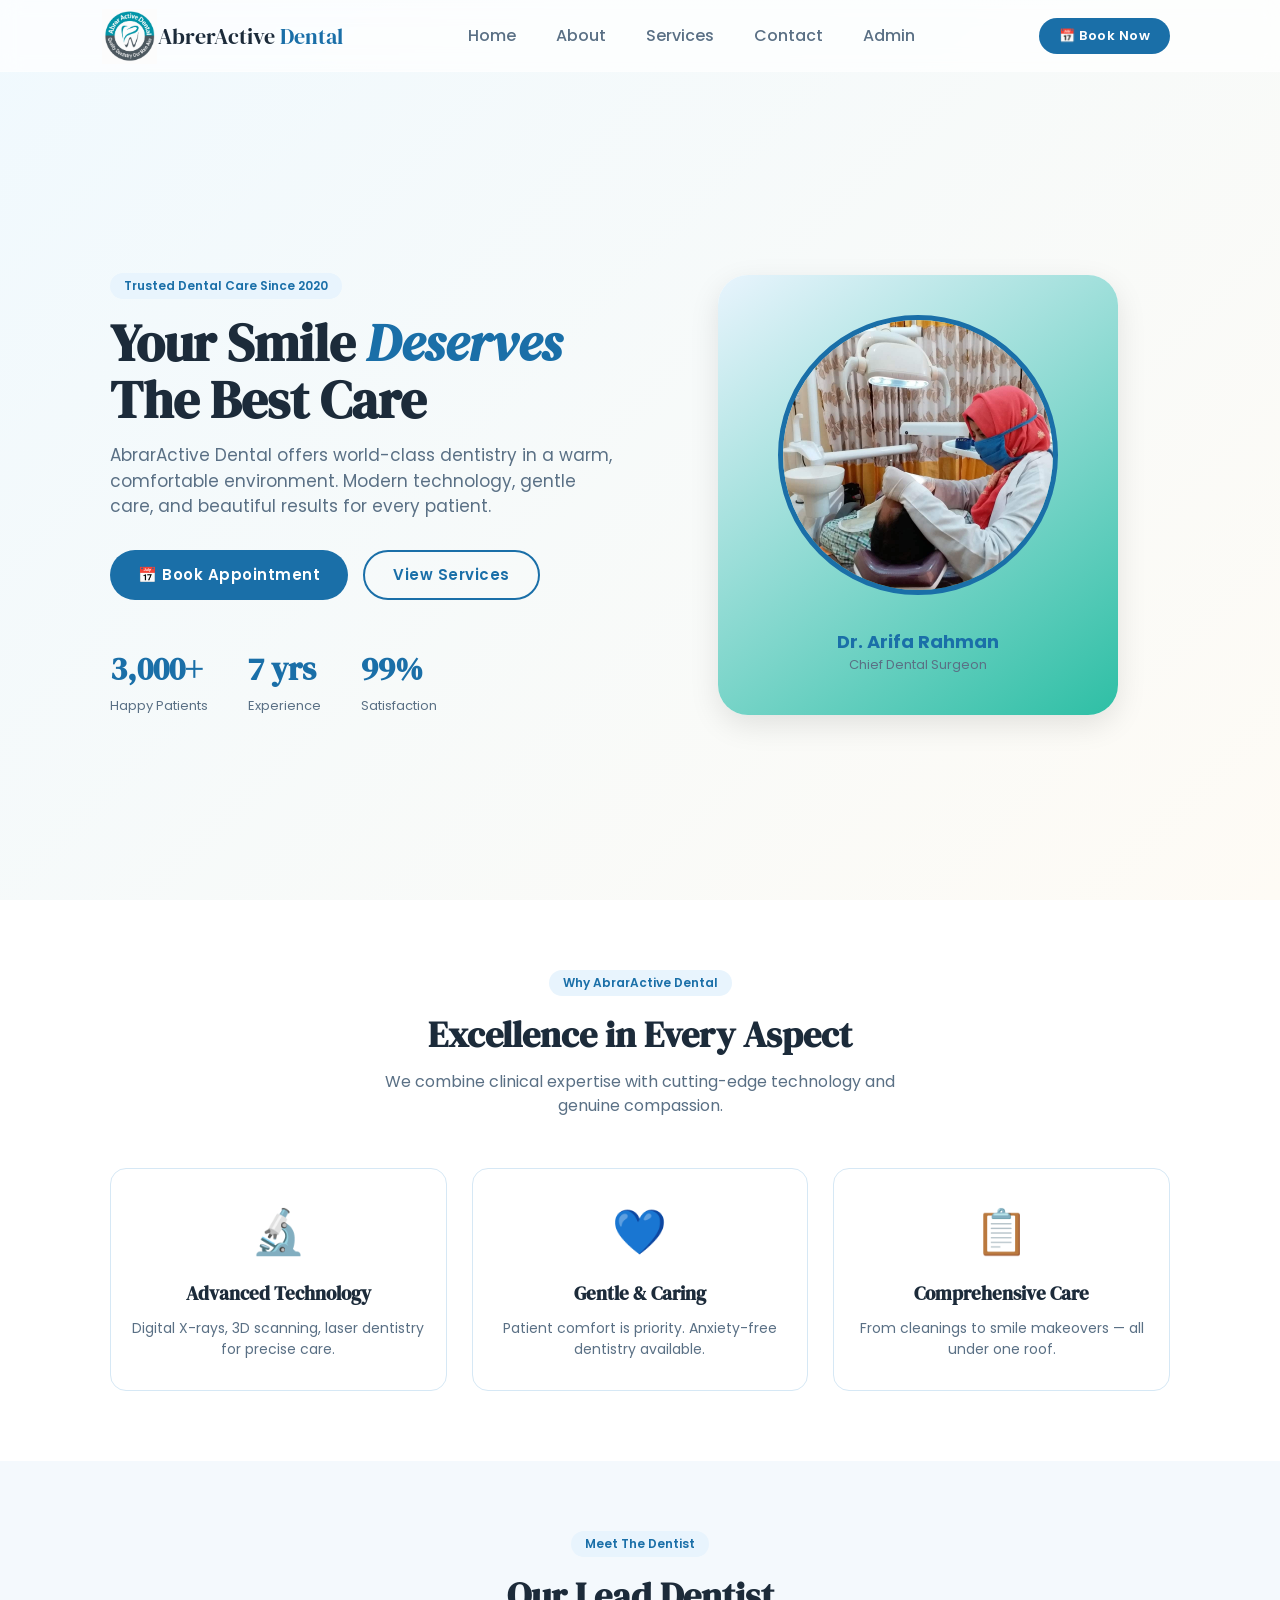
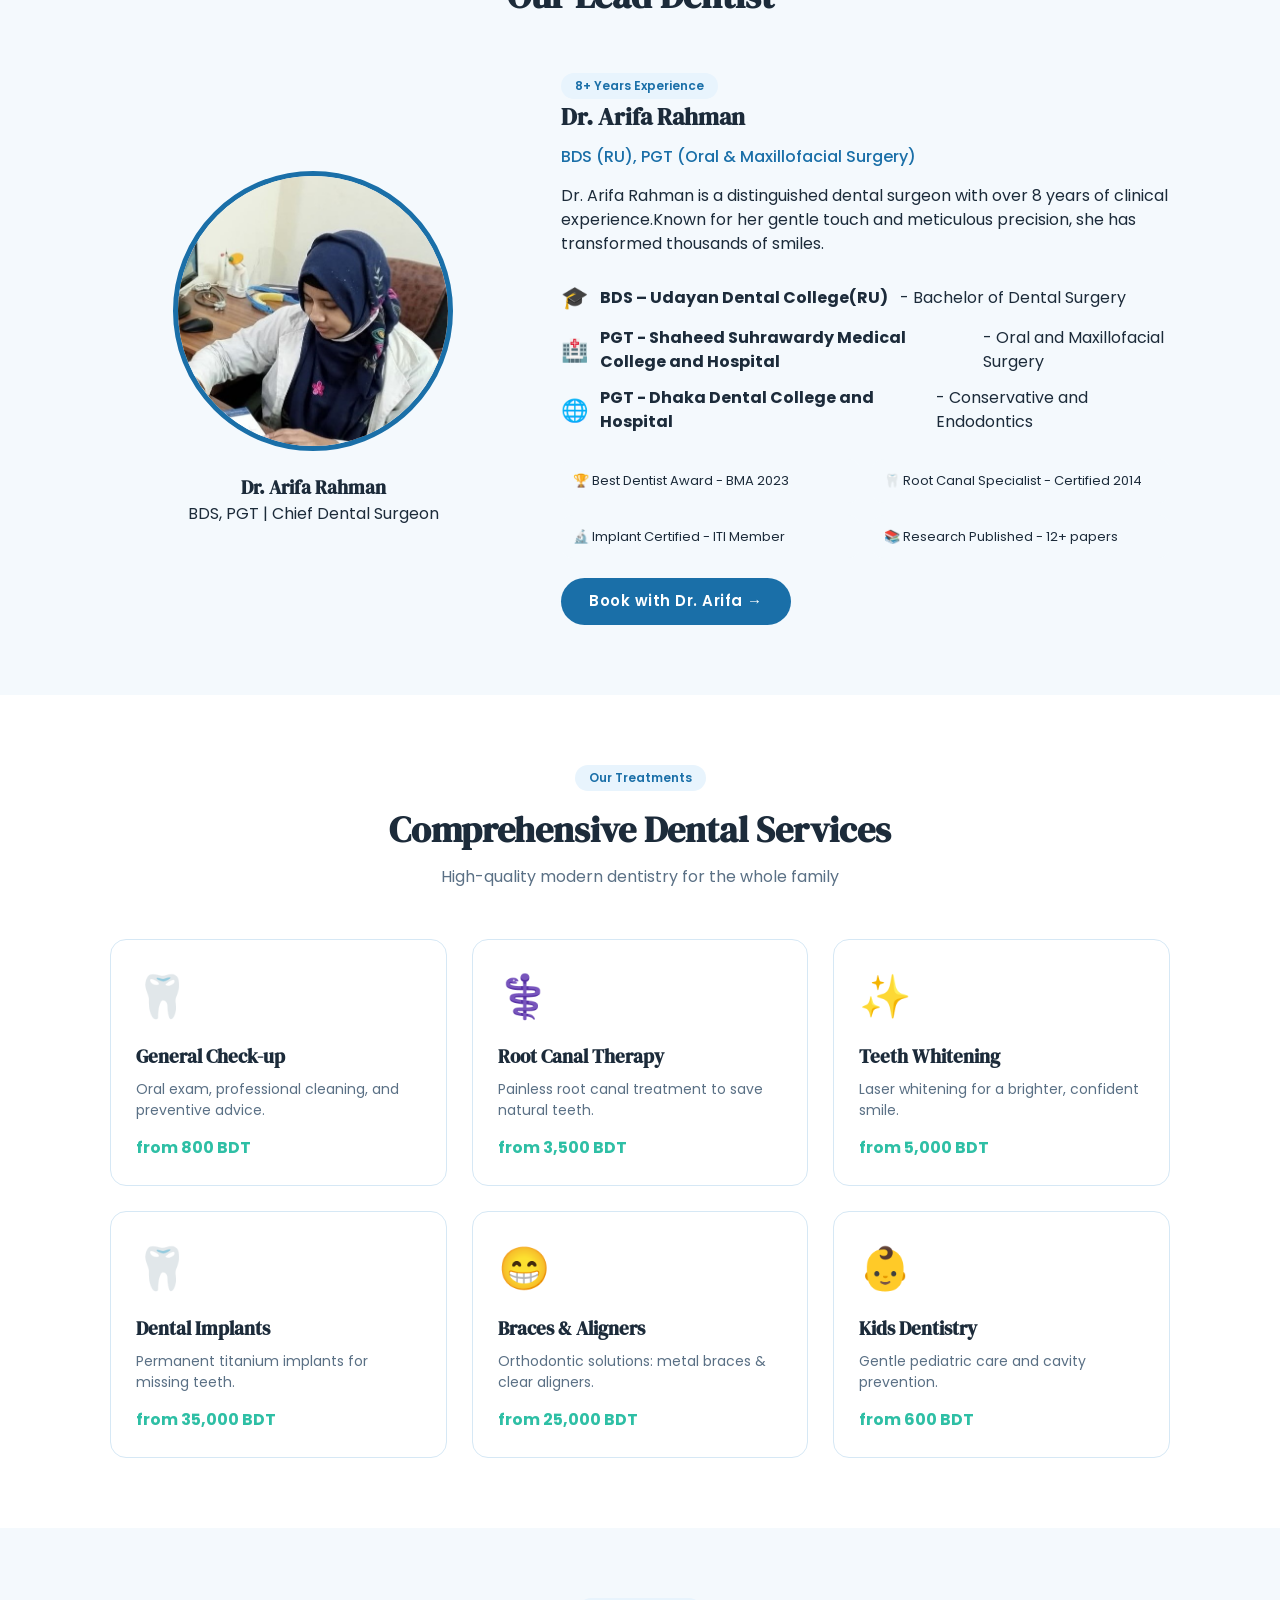
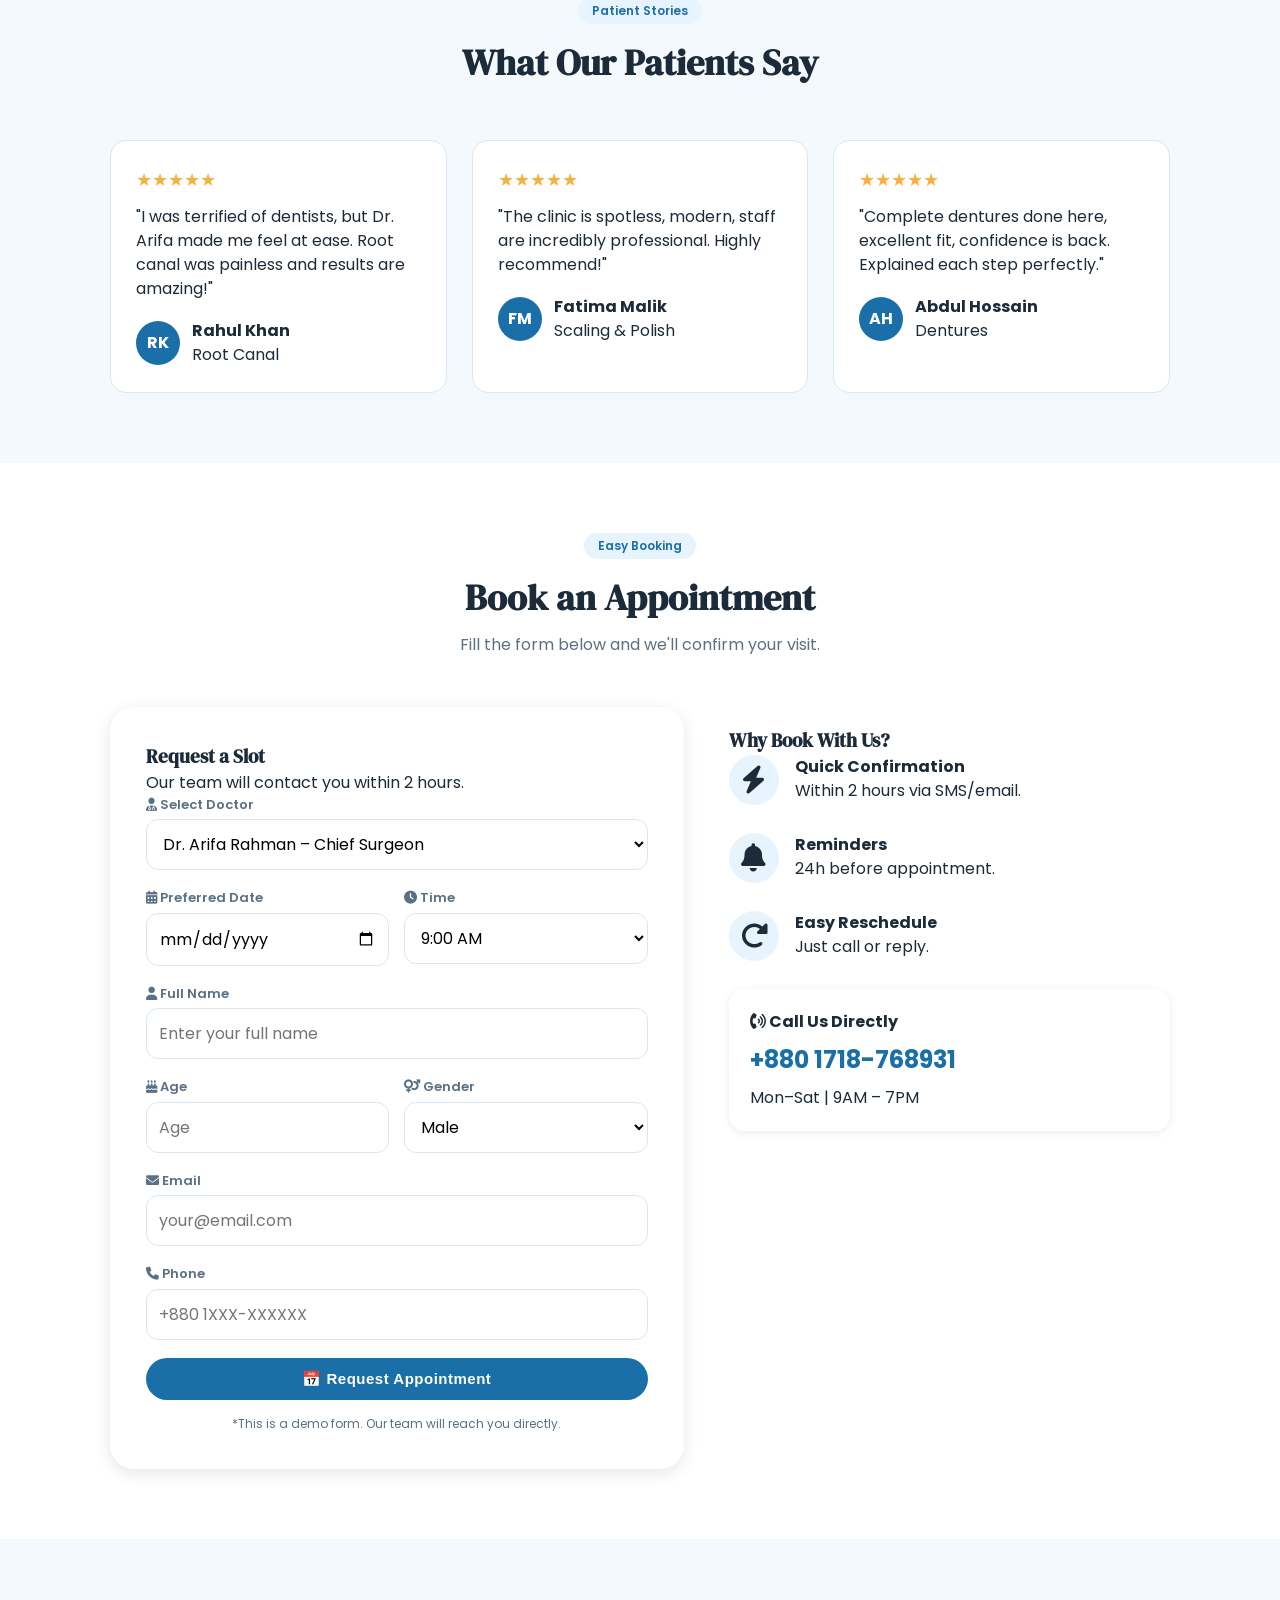
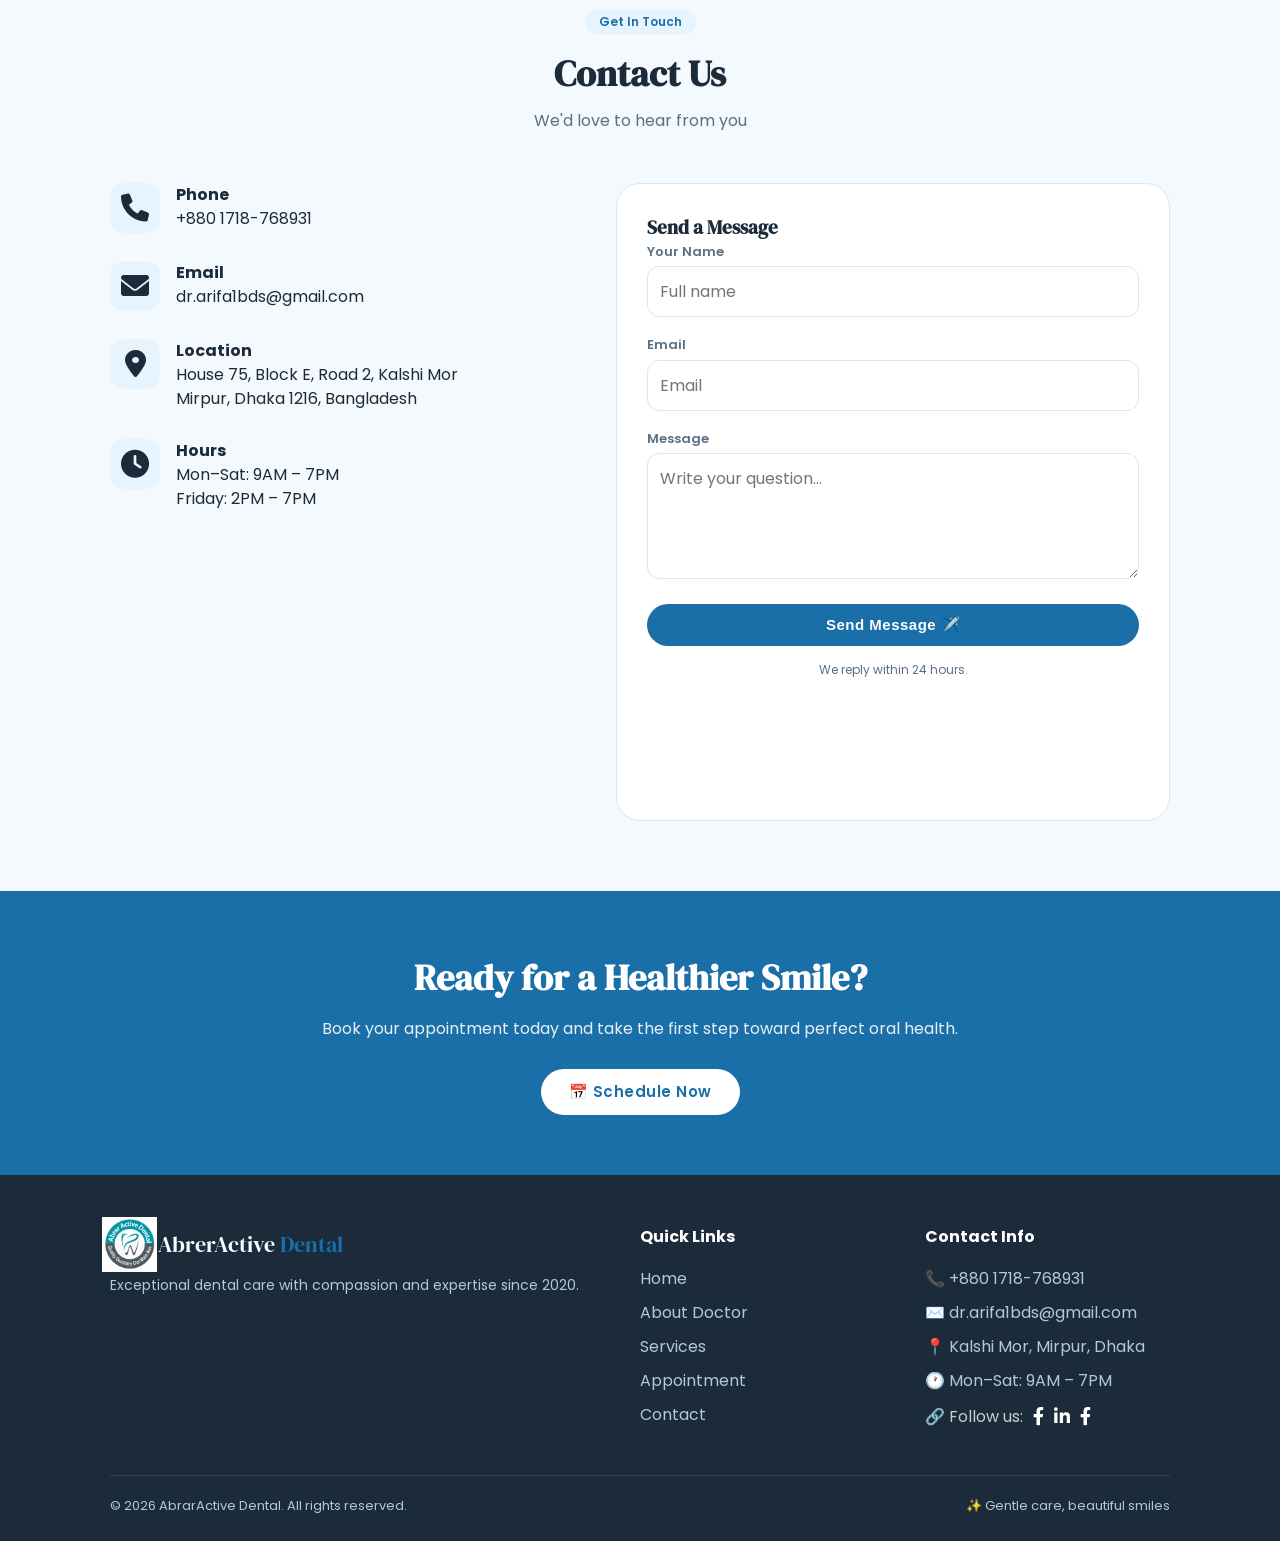
<file: index.html>
<!DOCTYPE html>
<html lang="en">

<head>
    <meta charset="UTF-8">
    <meta name="viewport" content="width=device-width, initial-scale=1.0">
    <title>AbrarActive Dental</title>
    <link rel="icon" href="./image/logo.png">

    <!-- all styles are in external CSS file -->
    <link rel="stylesheet" href="style.css">

    <link rel="stylesheet" href="https://cdnjs.cloudflare.com/ajax/libs/font-awesome/6.0.0-beta3/css/all.min.css">

    <!-- Google Fonts -->
    <link
        href="https://fonts.googleapis.com/css2?family=DM+Serif+Display:ital@0;1&family=DM+Sans:wght@300;400;500;600;700&family=Poppins:wght@300;400;500;600;700&display=swap"
        rel="stylesheet">
</head>

<body>

      <!-- Navbar section Start here -->
      <nav class="navbar">
          <div class="container nav-container">
              <a href="#" class="logo">
                  <div class="logo-icon">
                      <img src="./image/logo.png" alt="Logo">
                  </div>
                  <span class="logo-text">AbrerActive<span> Dental</span></span>
              </a>
             <button class="mobile-menu-toggle" aria-label="Toggle menu" aria-expanded="false" aria-controls="primary-navigation">
                  <span></span>
                  <span></span>
                  <span></span>
              </button>
              <div class="nav-overlay" aria-hidden="true"></div>
            <div class="nav-links" id="primary-navigation" aria-hidden="true">
                <a href="#home" class="nav-link">Home</a>
                <a href="#about" class="nav-link">About</a>
                <a href="#services" class="nav-link">Services</a>
                <a href="#contact" class="nav-link">Contact</a>
                <a href="login.html" class="nav-link">Admin</a>
                <a href="#appointment" class="btn btn-primary btn-block btn-block-mobile">📅 Book Now</a>
            </div>
             <a href="#appointment" class="btn btn-primary btn-small">📅 Book Now</a>
          </div>
      </nav>
      <!-- Navbar section End   here -->

    <!-- Home section start here -->
    <section id="home" class="hero">
        <div class="container hero-container">
            <div class="hero-text">
                <span class="badge">Trusted Dental Care Since 2020</span>
                <h1>Your Smile <em>Deserves</em><br>The Best Care</h1>
                <p>AbrarActive Dental offers world-class dentistry in a warm, comfortable environment. Modern
                    technology, gentle care, and beautiful results for every patient.</p>
                <div class="hero-buttons">
                    <a href="#appointment" class="btn btn-primary">📅 Book Appointment</a>
                    <a href="#services" class="btn btn-outline">View Services</a>
                </div>
                <div class="hero-stats">
                    <div><span class="stat-number">3,000+</span><br><span class="stat-label">Happy Patients</span></div>
                    <div><span class="stat-number">7 yrs</span><br><span class="stat-label">Experience</span></div>
                    <div><span class="stat-number">99%</span><br><span class="stat-label">Satisfaction</span></div>
                </div>
            </div>
            <div class="hero-image">
                <div class="doctor-card">
                    <div class="doctor-avatar">

                        <img class="herodr" src="./image/ser.jpg" alt="">
                        <p class="doctor-name">Dr. Arifa Rahman</p>
                        <p class="doctor-title">Chief Dental Surgeon</p>
                    </div>
                    <!-- <div class="award-badge">
                        <div class="award-icon">🏆</div>
                        <div>
                            <div class="award-title">Best Dental Clinic 2023</div>
                            <div class="award-text">Bangladesh Medical Award</div>
                        </div>
                    </div> -->
                </div>
            </div>
        </div>
    </section>
    <!-- Home Section End  here -->

    <!-- Why section start here -->
    <section class="section">
        <div class="container">
            <div class="section-header">
                <span class="badge">Why AbrarActive Dental</span>
                <h2>Excellence in Every Aspect</h2>
                <p>We combine clinical expertise with cutting-edge technology and genuine compassion.</p>
            </div>
            <div class="three-cols">
                <div class="card">
                    <div class="card-icon">🔬</div>
                    <h3>Advanced Technology</h3>
                    <p>Digital X-rays, 3D scanning, laser dentistry for precise care.</p>
                </div>
                <div class="card">
                    <div class="card-icon">💙</div>
                    <h3>Gentle & Caring</h3>
                    <p>Patient comfort is priority. Anxiety-free dentistry available.</p>
                </div>
                <div class="card">
                    <div class="card-icon">📋</div>
                    <h3>Comprehensive Care</h3>
                    <p>From cleanings to smile makeovers — all under one roof.</p>
                </div>
            </div>
        </div>
    </section>
    <!-- Why section End  here -->

    <!-- About Section start here -->
    <section id="about" class="section bg-light">
        <div class="container">
            <div class="section-header">
                <span class="badge">Meet The Dentist</span>
                <h2>Our Lead Dentist</h2>
            </div>
            <div class="two-cols">
                <div class="doctor-photo">
                    <img class="herodr" src="./image/dr.jpg" alt="">
                    <h3>Dr. Arifa Rahman</h3>
                    <p>BDS, PGT | Chief Dental Surgeon</p>
                </div>
                <div class="doctor-info">
                    <span class="badge">8+ Years Experience</span>
                    <h2>Dr. Arifa Rahman</h2>
                    <p class="doctor-qualification">BDS (RU), PGT (Oral & Maxillofacial Surgery)</p>
                    <p>Dr. Arifa Rahman is a distinguished dental surgeon with over 8 years of clinical experience.Known for her gentle touch and meticulous precision, she has transformed thousands of smiles.
                    </p>
                    <ul class="qualification-list">
                        <li><span class="qual-icon">🎓</span> <strong>BDS – Udayan Dental College(RU)</strong> - Bachelor of Dental Surgery</li>
                        <li><span class="qual-icon">🏥</span> <strong>PGT - Shaheed Suhrawardy Medical College and Hospital </strong> -  Oral and Maxillofacial Surgery</li>
                        <li><span class="qual-icon">🌐</span> <strong>PGT - Dhaka Dental College and Hospital </strong> - Conservative and Endodontics </li>
                    </ul>
                    <div class="certificate-grid">
                        <div class="cert-card">🏆 Best Dentist Award - BMA 2023</div>
                        <div class="cert-card">🦷 Root Canal Specialist - Certified 2014</div>
                        <div class="cert-card">🔬 Implant Certified - ITI Member</div>
                        <div class="cert-card">📚 Research Published - 12+ papers</div>
                    </div>
                    <a href="#appointment" class="btn btn-primary">Book with Dr. Arifa →</a>
                </div>
            </div>
        </div>
    </section>
    <!-- About section end here -->

    <!-- Service section start here -->
    <section id="services" class="section">
        <div class="container">
            <div class="section-header">
                <span class="badge">Our Treatments</span>
                <h2>Comprehensive Dental Services</h2>
                <p>High-quality modern dentistry for the whole family</p>
            </div>
            <div class="services-grid">
                <div class="service-card">
                    <div class="service-icon">🦷</div>
                    <h3>General Check-up</h3>
                    <p>Oral exam, professional cleaning, and preventive advice.</p>
                    <div class="service-price">from 800 BDT</div>
                </div>
                <div class="service-card">
                    <div class="service-icon">⚕️</div>
                    <h3>Root Canal Therapy</h3>
                    <p>Painless root canal treatment to save natural teeth.</p>
                    <div class="service-price">from 3,500 BDT</div>
                </div>
                <div class="service-card">
                    <div class="service-icon">✨</div>
                    <h3>Teeth Whitening</h3>
                    <p>Laser whitening for a brighter, confident smile.</p>
                    <div class="service-price">from 5,000 BDT</div>
                </div>
                <div class="service-card">
                    <div class="service-icon">🦷</div>
                    <h3>Dental Implants</h3>
                    <p>Permanent titanium implants for missing teeth.</p>
                    <div class="service-price">from 35,000 BDT</div>
                </div>
                <div class="service-card">
                    <div class="service-icon">😁</div>
                    <h3>Braces & Aligners</h3>
                    <p>Orthodontic solutions: metal braces & clear aligners.</p>
                    <div class="service-price">from 25,000 BDT</div>
                </div>
                <div class="service-card">
                    <div class="service-icon">👶</div>
                    <h3>Kids Dentistry</h3>
                    <p>Gentle pediatric care and cavity prevention.</p>
                    <div class="service-price">from 600 BDT</div>
                </div>
            </div>
        </div>
    </section>
    <!-- Service section end here -->

    <!-- Review section start here -->
    <section class="section bg-light">
        <div class="container">
            <div class="section-header">
                <span class="badge">Patient Stories</span>
                <h2>What Our Patients Say</h2>
            </div>
            <div class="testimonials-grid">
                <div class="testimonial-card hcard">
                    <div class="stars">★★★★★</div>
                    <p>"I was terrified of dentists, but Dr. Arifa made me feel at ease. Root canal was painless and results are amazing!"</p>
                    <div class="patient">
                        <div class="patient-avatar">RK</div>
                        <div><strong>Rahul Khan</strong><br><span>Root Canal</span></div>
                    </div>
                </div>
                <div class="testimonial-card hcard">
                    <div class="stars">★★★★★</div>
                    <p>"The clinic is spotless, modern, staff are incredibly professional. Highly recommend!"</p>
                    <div class="patient">
                        <div class="patient-avatar">FM</div>
                        <div><strong>Fatima Malik</strong><br><span>Scaling & Polish</span></div>
                    </div>
                </div>
                <div class="testimonial-card hcard">
                    <div class="stars">★★★★★</div>
                    <p>"Complete dentures done here, excellent fit, confidence is back. Explained each step perfectly."
                    </p>
                    <div class="patient">
                        <div class="patient-avatar">AH</div>
                        <div><strong>Abdul Hossain</strong><br><span>Dentures</span></div>
                    </div>
                </div>
            </div>
        </div>
    </section>
    <!-- Review section end here -->

     <!-- Appoinment section Start here -->
     <section id="appointment" class="section">
         <div class="container">
             <div class="section-header">
                 <span class="badge">Easy Booking</span>
                 <h2>Book an Appointment</h2>
                 <p>Fill the form below and we'll confirm your visit.</p>
             </div>
             <div class="appointment-grid">
                 <div class="form-box">
                     <h3>Request a Slot</h3>
                     <p>Our team will contact you within 2 hours.</p>
                     <form id="appointmentForm">
                         <div class="form-group">
                             <label><i class="fas fa-user-md"></i> Select Doctor</label>
                             <select>
                                 <option>Dr. Arifa Rahman – Chief Surgeon</option>
                                 <option>Dr. Arifa Rahman – Orthodontist</option>
                             </select>
                         </div>
                         <div class="form-row">
                             <div class="form-group">
                                 <label><i class="fas fa-calendar-alt"></i> Preferred Date</label>
                                 <input type="date" required min="2026-05-16">
                             </div>
                             <div class="form-group">
                                 <label><i class="fas fa-clock"></i> Time</label>
                                 <select>
                                     <option>9:00 AM</option>
                                     <option>10:30 AM</option>
                                     <option>12:00 PM</option>
                                     <option>3:00 PM</option>
                                     <option>5:00 PM</option>
                                 </select>
                             </div>
                         </div>
                         <div class="form-group">
                             <label><i class="fas fa-user"></i> Full Name</label>
                             <input type="text"
                                 placeholder="Enter your full name">
                         </div>
                         <div class="form-row">
<div class="form-group">
    <label><i class="fas fa-birthday-cake"></i> Age</label>
    <input type="number" placeholder="Age" min="0">
</div>
                             <div class="form-group">
                                 <label><i class="fas fa-venus-mars"></i> Gender</label>
                                 <select>
                                     <option>Male</option>
                                     <option>Female</option>
                                 </select>
                             </div>
                         </div>
                         <div class="form-group">
                             <label><i class="fas fa-envelope"></i> Email</label>
                             <input type="email" placeholder="your@email.com"   required>
                         </div>
                         <div class="form-group">
                             <label><i class="fas fa-phone"></i> Phone</label>
                             <input type="tel" placeholder="+880 1XXX-XXXXXX" required pattern="[0-9]{11}" >
                         </div>

                         <button type="submit" class="btn btn-primary btn-block">📅 Request Appointment</button>
                         <p class="demo-note">*This is a demo form. Our team will reach you directly.</p>
                     </form>
                 </div>
                  <div class="info-box">
                     <h3>Why Book With Us?</h3>
                     <div class="info-item">
                         <div class="info-icon"><i class="fas fa-bolt"></i></div>
                         <div>
                             <h4>Quick Confirmation</h4>
                             <p>Within 2 hours via SMS/email.</p>
                         </div>
                     </div>
                     <div class="info-item">
                         <div class="info-icon"><i class="fas fa-bell"></i></div>
                         <div>
                             <h4>Reminders</h4>
                             <p>24h before appointment.</p>
                         </div>
                     </div>
                     <div class="info-item">
                         <div class="info-icon"><i class="fas fa-redo-alt"></i></div>
                         <div>
                             <h4>Easy Reschedule</h4>
                             <p>Just call or reply.</p>
                         </div>
                     </div>
                     <div class="call-card">
                         <h4><i class="fas fa-phone-volume"></i> Call Us Directly</h4>
                         <p class="phone-number">+880 1718-768931</p>
                         <p>Mon–Sat | 9AM – 7PM</p>
                     </div>
                 </div>
             </div>
         </div>
     </section>
     <!-- Appoinment section End here -->

     <!-- Contact Section start here -->
    <section id="contact" class="section bg-light">
        <div class="container">
            <div class="section-header">
                <span class="badge">Get In Touch</span>
                <h2>Contact Us</h2>
                <p>We'd love to hear from you</p>
            </div>
             <div class="contact-grid">
                 <div>
                     <div class="contact-item">
                         <div class="contact-icon"><i class="fas fa-phone"></i></div>
                         <div><strong>Phone</strong><br>+880 1718-768931</div>
                     </div>
                     <div class="contact-item">
                         <div class="contact-icon"><i class="fas fa-envelope"></i></div>
                         <div><strong>Email</strong><br>
                             dr.arifa1bds@gmail.com</div>
                     </div>
                     <div class="contact-item">
                         <div class="contact-icon"><i class="fas fa-map-marker-alt"></i></div>
                         <div><strong>Location</strong><br>House 75, Block E, Road 2, Kalshi Mor<br>
                             Mirpur, Dhaka 1216, Bangladesh</div>
                     </div>
                     <div class="contact-item">
                         <div class="contact-icon"><i class="fas fa-clock"></i></div>
                         <div><strong>Hours</strong><br>Mon–Sat: 9AM – 7PM<br>Friday: 2PM – 7PM</div>
                     </div>
                    <div class="map">
                        <iframe
                            src="https://www.google.com/maps/embed?pb=!1m18!1m12!1m3!1d3649.8776025530606!2d90.37332397511751!3d23.8229510786209!2m3!1f0!2f0!3f0!3m2!1i1024!2i768!4f13.1!3m3!1m2!1s0x3755c14bc1b2f131%3A0x83d99b5c8f177477!2zQWJyYXIgQWN0aXZlIERlbnRhbCB8IEJlc3QgRGVudGFsIGluIE1pcnB1ciB8IOCmhuCmrOCmsOCmvuCmsCDgpo_gppXgpp_gpr_gpq0g4Kah4KeH4Kao4KeN4Kaf4Ka-4Kay!5e0!3m2!1sen!2sbd!4v1778012314792!5m2!1sen!2sbd"
                            width="600" height="450" style="border:0;" allowfullscreen="" loading="lazy"
                            referrerpolicy="no-referrer-when-downgrade"></iframe>
                    </div>
                </div>
                <div class="message-box">
                    <h3>Send a Message</h3>

                    <div class="form-group">
                        <label>Your Name</label>
                        <input type="text" placeholder="Full name">
                    </div>

                    <div class="form-group">
                        <label>Email</label>
                        <input type="email" placeholder="Email">
                    </div>

                    <div class="form-group">
                        <label>Message</label>
                        <textarea rows="4" placeholder="Write your question..."></textarea>

                    </div>

                    <button class="btn btn-primary btn-block">Send Message ✈️</button>
                    <p class="demo-note">We reply within 24 hours.</p>
                </div>
            </div>
        </div>
    </section>
    <!-- Contact Section End here -->

    <!-- Cta section start here -->
    <div class="cta-banner">
        <div class="container cta-container">
            <h2>Ready for a Healthier Smile?</h2>
            <p>Book your appointment today and take the first step toward perfect oral health.</p>
            <a href="#appointment" class="btn btn-white">📅 Schedule Now</a>
        </div>
    </div>
    <!-- cta section end here -->

    <!-- footer section start here -->
    <footer>
        <div class="container footer-container">
            <div class="footer-grid">
                <div class="footer-brand">
                    <div class="logo">
                        <div class="logo-icon">
                            <img src="./image/logo.png" alt="logo">
                        </div><span class="logo-text" style="color: azure;">AbrerActive<span> Dental</span></span>
                    </div>
                    <p>Exceptional dental care with compassion and expertise since 2020.</p>
                </div>
                <div class="footer-links">
                    <h4>Quick Links</h4>
                    <ul>
                        <li><a href="#home">Home</a></li>
                        <li><a href="#about">About Doctor</a></li>
                        <li><a href="#services">Services</a></li>
                        <li><a href="#appointment">Appointment</a></li>
                        <li><a href="#contact">Contact</a></li>
                    </ul>
                </div>
                <div class="footer-links">
                    <h4>Contact Info</h4>
                    <ul>
                        <li>📞 +880 1718-768931</li>
                        <li>✉️ dr.arifa1bds@gmail.com</li>
                        <li>📍 Kalshi Mor, Mirpur, Dhaka</li>
                        <li>🕐 Mon–Sat: 9AM – 7PM</li>


                        <li class="social-links">
                            <span>🔗 Follow us: </span>
                            <a href="https://www.facebook.com/abraractivedentalbd" target="_blank">
                                <i class="fab fa-facebook-f"></i></a>

                            </a>
                            <a href="https://www.linkedin.com/in/dr-arifa-khatun-48a6661b4/" target="_blank"><i
                                    class="fab fa-linkedin-in"></i></a>

                            <a href="https://www.facebook.com/dr.arifaBDS" target="_blank">
                                <i class="fab fa-facebook-f"></i></a>

                        </li>

                    </ul>
                </div>
            </div>


            <div class="footer-bottom"><span> &copy; 2026 AbrarActive Dental. All rights reserved.</span>

                <span>✨ Gentle care, beautiful smiles</span>
            </div>
        </div>
    </footer>
    <!-- footer section end here -->

    <script src="script.js"></script>

</body>

</html>
</file>
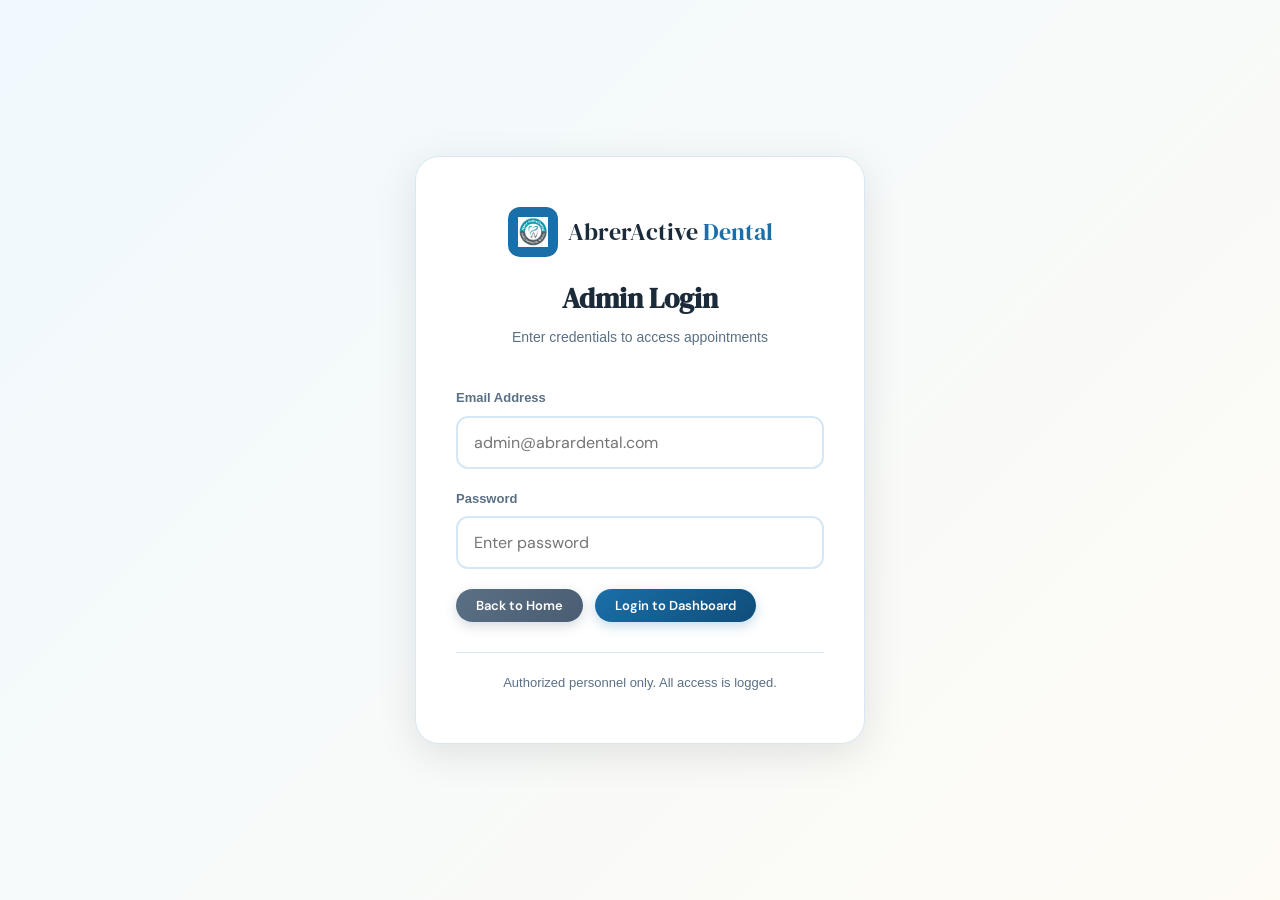
<file: appointments.html>
<!DOCTYPE html>
<html lang="en">
<head>
    <meta charset="UTF-8">
    <meta name="viewport" content="width=device-width, initial-scale=1.0">
    <title>Appointments Dashboard | AbrarActive Dental</title>
    <link rel="icon" href="./image/logo.png">
    <link rel="stylesheet" href="style.css">
    <link rel="stylesheet" href="https://cdnjs.cloudflare.com/ajax/libs/font-awesome/6.7.2/css/all.min.css">
    <link href="https://fonts.googleapis.com/css2?family=DM+Serif+Display:ital@0;1&family=Poppins:wght@400;500;600;700&display=swap" rel="stylesheet">

    <style>
        :root {
            --primary: #2563eb;
            --primary-light: #dbeafe;
            --success: #10b981;
            --warning: #f59e0b;
            --danger: #ef4444;
            --gray-50: #f8fafc;
            --gray-100: #f1f5f9;
            --gray-200: #e2e8f0;
            --gray-400: #94a3b8;
            --gray-600: #64748b;
            --gray-800: #1e293b;
            --text-primary: #0f172a;
            --card-bg: rgba(255, 255, 255, 0.92);
            --card-border: rgba(203, 213, 225, 0.6);
        }

        body {
            background: linear-gradient(135deg, #f0f9ff 0%, #e0f2fe 100%);
            min-height: 100vh;
            font-family: 'Poppins', sans-serif;
            margin: 0;
        }

        .dashboard-container {
            max-width: 1400px;
            margin: 0 auto;
            padding: 100px 24px 40px;
        }

        .dashboard-header {
            margin-bottom: 40px;
        }

        .dashboard-title {
            font-family: 'DM Serif Display', serif;
            font-size: 36px;
            font-weight: 700;
            color: var(--text-primary);
            margin: 0 0 8px;
            line-height: 1.2;
        }

        .dashboard-subtitle {
            font-size: 15px;
            color: var(--gray-600);
            font-weight: 400;
            margin: 0;
        }

        .section-divider {
            height: 1px;
            background: linear-gradient(90deg, transparent, var(--gray-300), transparent);
            margin: 32px 0;
        }

        /* Stats Grid */
        .stats-grid {
            display: grid;
            grid-template-columns: repeat(auto-fit, minmax(240px, 1fr));
            gap: 20px;
            margin-bottom: 32px;
        }

        .stat-card {
            background: var(--card-bg);
            backdrop-filter: blur(12px);
            border: 1px solid var(--card-border);
            border-radius: 16px;
            padding: 24px;
            display: flex;
            align-items: center;
            gap: 16px;
            transition: all 0.3s cubic-bezier(0.4, 0, 0.2, 1);
            box-shadow: 0 2px 8px rgba(0, 0, 0, 0.04);
        }

        .stat-card:hover {
            transform: translateY(-3px);
            box-shadow: 0 8px 25px rgba(0, 0, 0, 0.08);
        }

        .stat-icon {
            width: 56px;
            height: 56px;
            border-radius: 14px;
            display: flex;
            align-items: center;
            justify-content: center;
            font-size: 24px;
            flex-shrink: 0;
        }

        .stat-icon.total { background: linear-gradient(135deg, #2563eb, #3b82f6); color: white; }
        .stat-icon.pending { background: linear-gradient(135deg, #f59e0b, #fbbf24); color: white; }
        .stat-icon.completed { background: linear-gradient(135deg, #10b981, #34d399); color: white; }
        .stat-icon.today { background: linear-gradient(135deg, #06b6d4, #22d3ee); color: white; }

        .stat-content h4 {
            font-size: 13px;
            color: var(--gray-600);
            margin: 0 0 4px;
            font-weight: 500;
        }

        .stat-number {
            font-size: 28px;
            font-weight: 700;
            color: var(--text-primary);
            font-family: 'Poppins', sans-serif;
            margin: 0;
        }

        .stat-trend {
            display: flex;
            align-items: center;
            gap: 4px;
            font-size: 12px;
            margin-top: 4px;
        }

        .stat-trend.positive { color: var(--success); }
        .stat-trend.negative { color: var(--danger); }

        /* Filters */
        .filter-card {
            background: var(--card-bg);
            backdrop-filter: blur(12px);
            border: 1px solid var(--card-border);
            border-radius: 16px;
            padding: 24px;
            margin-bottom: 24px;
            box-shadow: 0 2px 8px rgba(0, 0, 0, 0.04);
        }

        .filter-title {
            font-size: 16px;
            font-weight: 600;
            color: var(--text-primary);
            margin: 0 0 16px;
        }

        .filter-row {
            display: flex;
            gap: 12px;
            flex-wrap: wrap;
            align-items: flex-end;
        }

        .filter-item {
            flex: 1;
            min-width: 160px;
        }

        .filter-item label {
            display: block;
            font-size: 12px;
            color: var(--gray-600);
            margin-bottom: 6px;
            font-weight: 500;
        }

        .filter-item input,
        .filter-item select {
            width: 100%;
            padding: 12px 14px;
            border: 1px solid var(--card-border);
            border-radius: 10px;
            font-size: 14px;
            background: rgba(255, 255, 255, 0.9);
            transition: all 0.2s;
            font-family: inherit;
        }

        .filter-item input:focus,
        .filter-item select:focus {
            outline: none;
            border-color: var(--primary);
            box-shadow: 0 0 0 3px rgba(37, 99, 235, 0.1);
        }

        .filter-actions {
            display: flex;
            gap: 8px;
        }

        .filter-actions .btn {
            padding: 12px 20px;
            font-size: 14px;
            border-radius: 10px;
        }

        /* Quick Filter Chips */
        .quick-filters {
            display: flex;
            gap: 8px;
            margin-top: 12px;
            flex-wrap: wrap;
        }

        .filter-chip {
            padding: 6px 14px;
            border-radius: 20px;
            font-size: 12px;
            background: var(--gray-100);
            color: var(--gray-600);
            border: none;
            cursor: pointer;
            transition: all 0.2s;
        }

        .filter-chip:hover {
            background: var(--primary-light);
            color: var(--primary);
        }

        .filter-chip.active {
            background: var(--primary);
            color: white;
        }

        /* Table */
        .table-card {
            background: var(--card-bg);
            backdrop-filter: blur(12px);
            border: 1px solid var(--card-border);
            border-radius: 16px;
            overflow: hidden;
            box-shadow: 0 2px 8px rgba(0, 0, 0, 0.04);
        }

        .table-header {
            padding: 20px 24px;
            border-bottom: 1px solid var(--card-border);
            display: flex;
            justify-content: space-between;
            align-items: center;
        }

        .table-title {
            font-size: 18px;
            font-weight: 600;
            color: var(--text-primary);
            margin: 0;
        }

        .table-wrapper {
            overflow-x: auto;
            max-height: 500px;
            overflow-y: auto;
        }

        .appointments-table {
            width: 100%;
            border-collapse: collapse;
            table-layout: fixed;
        }

        .appointments-table thead th {
            position: sticky;
            top: 0;
            background: rgba(219, 234, 254, 0.7);
            backdrop-filter: blur(8px);
            padding: 14px 12px;
            text-align: left;
            font-weight: 600;
            color: var(--primary);
            font-size: 12px;
            border-bottom: 1px solid var(--card-border);
            z-index: 2;
        }

        .appointments-table tbody td {
            padding: 14px 12px;
            border-bottom: 1px solid var(--card-border);
            font-size: 13px;
            color: var(--text-primary);
            vertical-align: middle;
            overflow: hidden;
            text-overflow: ellipsis;
            white-space: nowrap;
        }

        .appointments-table tbody tr:hover {
            background: rgba(219, 234, 254, 0.25);
        }

        .status-badge {
            display: inline-flex;
            align-items: center;
            gap: 6px;
            padding: 6px 14px;
            border-radius: 20px;
            font-size: 12px;
            font-weight: 500;
        }

        .status-badge.pending {
            background: rgba(245, 158, 11, 0.12);
            color: #d97706;
        }

        .status-badge.completed {
            background: rgba(16, 185, 129, 0.12);
            color: #059669;
        }

        .status-badge.cancelled {
            background: rgba(239, 68, 68, 0.12);
            color: #dc2626;
        }

        .action-btn {
            display: inline-flex;
            align-items: center;
            justify-content: center;
            width: 32px;
            height: 32px;
            border-radius: 8px;
            border: none;
            cursor: pointer;
            transition: all 0.2s;
            font-size: 14px;
        }

        .action-toggle {
            background: rgba(37, 99, 235, 0.1);
            color: var(--primary);
        }

        .action-toggle:hover {
            background: var(--primary);
            color: white;
        }

        .action-delete {
            background: rgba(239, 68, 68, 0.1);
            color: #dc2626;
        }

        .action-delete:hover {
            background: #dc2626;
            color: white;
        }

        .no-data {
            text-align: center;
            padding: 60px 20px;
            color: var(--gray-600);
        }

        .no-data i {
            font-size: 48px;
            margin-bottom: 16px;
            color: var(--gray-300);
        }

        @media (max-width: 768px) {
            .dashboard-container {
                padding: 80px 16px 24px;
            }

            .dashboard-title {
                font-size: 28px;
            }

            .stats-grid {
                grid-template-columns: 1fr 1fr;
            }

            .filter-row {
                flex-direction: column;
                align-items: stretch;
            }

            .filter-actions {
                width: 100%;
            }
        }

        @media (max-width: 550px) {
            .stats-grid {
                grid-template-columns: 1fr;
            }

            .stat-card {
                padding: 16px;
            }

            .stat-icon {
                width: 44px;
                height: 44px;
                font-size: 20px;
            }
        }
    </style>
</head>
<body>
    <!-- Navbar -->
    <nav class="navbar">
        <div class="container nav-container">
            <a href="index.html" class="logo">
                <div class="logo-icon">
                    <img src="./image/logo.png" alt="Logo">
                </div>
                <span class="logo-text">AbrarActive<span> Dental</span></span>
            </a>
            <button class="mobile-menu-toggle" aria-label="Toggle menu" aria-expanded="false" aria-controls="primary-navigation">
                <span></span>
                <span></span>
                <span></span>
            </button>
            <div class="nav-overlay" aria-hidden="true"></div>
            <div class="nav-links" id="primary-navigation" aria-hidden="true">
                <a href="index.html#home" class="nav-link">Home</a>
                <a href="index.html#about" class="nav-link">About</a>
                <a href="index.html#services" class="nav-link">Services</a>
                 <a href="index.html#contact" class="nav-link">Contact</a>
                 <a href="appointments.html" class="nav-link active">Dashboard</a>
             </div>
        </div>
    </nav>

    <div class="dashboard-container">
        <!-- Header -->
        <div class="dashboard-header">
            <div>
                <h1 class="dashboard-title">Appointments Dashboard</h1>
                <p class="dashboard-subtitle">Manage and track all dental appointments</p>
            </div>
            <div class="header-actions">
                <button onclick="logout()" class="btn btn-outline">
                    <i class="fas fa-sign-out-alt"></i> Logout
                </button>
            </div>
        </div>

        <div class="section-divider"></div>

        <!-- Statistics -->
        <div class="stats-grid">
            <div class="stat-card">
                <div class="stat-icon total">
                    <i class="fas fa-calendar-alt"></i>
                </div>
                <div class="stat-content">
                    <h4>Total Appointments</h4>
                    <p class="stat-number" id="totalAppointments">0</p>
                </div>
            </div>
            <div class="stat-card">
                <div class="stat-icon pending">
                    <i class="fas fa-clock"></i>
                </div>
                <div class="stat-content">
                    <h4>Pending</h4>
                    <p class="stat-number" id="pendingAppointments">0</p>
                </div>
            </div>
            <div class="stat-card">
                <div class="stat-icon completed">
                    <i class="fas fa-check-circle"></i>
                </div>
                <div class="stat-content">
                    <h4>Completed</h4>
                    <p class="stat-number" id="completedAppointments">0</p>
                </div>
            </div>
            <div class="stat-card">
                <div class="stat-icon today">
                    <i class="fas fa-calendar-day"></i>
                </div>
                <div class="stat-content">
                    <h4>Today</h4>
                    <p class="stat-number" id="todayAppointments">0</p>
                </div>
            </div>
        </div>

        <!-- Filters -->
        <div class="filter-card">
            <h3 class="filter-title">Find Appointments</h3>
            <div class="filter-row">
                <div class="filter-item">
                    <label for="searchInput">Search</label>
                    <input type="text" id="searchInput" placeholder="Name, doctor, email...">
                </div>
                <div class="filter-item">
                    <label for="statusFilter">Status</label>
                    <select id="statusFilter">
                        <option value="all">All Status</option>
                        <option value="pending">Pending</option>
                        <option value="completed">Completed</option>
                    </select>
                </div>
                <div class="filter-item">
                    <label for="dateFilter">Date</label>
                    <input type="date" id="dateFilter" min="2026-05-16">
                </div>
                <div class="filter-actions">
                    <button onclick="applyFilters()" class="btn btn-primary">Apply</button>
                    <button onclick="resetFilters()" class="btn btn-outline">Reset</button>
                </div>
            </div>
            <div class="quick-filters">
                <button class="filter-chip" onclick="setQuickFilter('today')">Today</button>
                <button class="filter-chip" onclick="setQuickFilter('week')">This Week</button>
                <button class="filter-chip" onclick="setQuickFilter('pending')">Pending</button>
                <button class="filter-chip" onclick="setQuickFilter('completed')">Completed</button>
            </div>
        </div>

        <!-- Table -->
        <div class="table-card">
            <div class="table-header">
                <h3 class="table-title">Appointments List</h3>
            </div>
            <div class="table-wrapper">
                <table class="appointments-table">
                    <thead>
<tr>
<th style="width: 45px;">#</th>
<th style="width: 130px;">Doctor</th>
<th style="width: 100px;">Date</th>
<th style="width: 80px;">Time</th>
<th style="width: 120px;">Name</th>
<th class="hide-sm" style="width: 55px;">Age</th>
<th class="hide-sm" style="width: 75px;">Gender</th>
<th class="hide-md" style="width: 150px;">Email</th>
<th class="hide-md" style="width: 110px;">Phone</th>
<th style="width: 100px;">Status</th>
<th class="hide-sm" style="width: 120px;">Submitted</th>
<th style="width: 100px;">Actions</th>
</tr>
                    </thead>
                    <tbody id="appointmentsBody">
                        <tr>
                            <td colspan="13" class="no-data">
                                <i class="fas fa-spinner fa-spin"></i>
                                <p>Loading appointments...</p>
                            </td>
                        </tr>
                    </tbody>
                </table>
            </div>
        </div>

        <div id="noAppointments" class="no-data" style="display: none;">
            <i class="far fa-calendar-alt"></i>
            <p>No appointments found. Create one from the booking page.</p>
        </div>
    </div>

    <script src="script.js"></script>
    <script>
        function checkAuth() {
            const isLoggedIn = localStorage.getItem('isLoggedIn');
            if (isLoggedIn !== 'true') {
                window.location.href = 'login.html';
            }
        }

        function logout() {
            localStorage.removeItem('isLoggedIn');
            localStorage.removeItem('userEmail');
            window.location.href = 'login.html';
        }

        function setQuickFilter(filter) {
            const today = new Date().toISOString().split('T')[0];
            const statusFilter = document.getElementById('statusFilter');
            const dateFilter = document.getElementById('dateFilter');

            if (filter === 'today') {
                dateFilter.value = today;
                statusFilter.value = 'all';
            } else if (filter === 'week') {
                statusFilter.value = 'all';
            } else {
                statusFilter.value = filter;
                dateFilter.value = '';
            }
            applyFilters();
            document.querySelectorAll('.filter-chip').forEach(chip => chip.classList.remove('active'));
            event.target.classList.add('active');
        }

        checkAuth();
    </script>
</body>
</html>
</file>
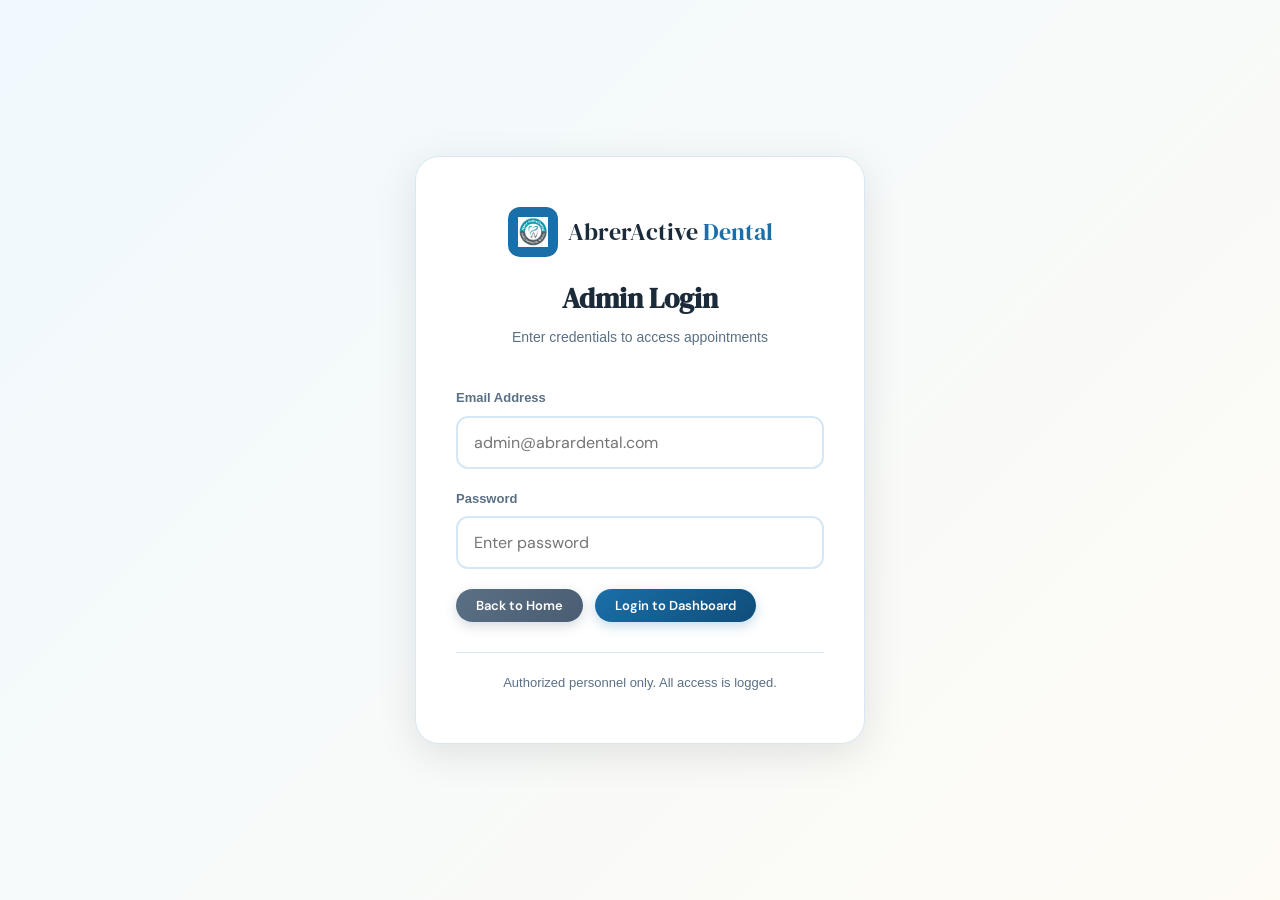
<file: login.html>
<!DOCTYPE html>
<html lang="en">

<head>
    <meta charset="UTF-8">
    <meta name="viewport" content="width=device-width, initial-scale=1.0">
    <title>Admin Login | AbrarActive Dental</title>
    <link rel="icon" href="./image/logo.png">

    <link rel="stylesheet" href="style.css">
    <link rel="stylesheet" href="https://cdnjs.cloudflare.com/ajax/libs/font-awesome/6.0.0-beta3/css/all.min.css">
    <link href="https://fonts.googleapis.com/css2?family=DM+Serif+Display:ital@0;1&family=DM+Sans:wght@300;400;500;600;700&display=swap" rel="stylesheet">

<style>
        .back-button,
        .action-button {
            display: inline-flex;
            align-items: center;
            justify-content: center;
            gap: 8px;
            background: linear-gradient(135deg, #1a6fa8 0%, #0f4d7a 100%);
            color: white;
            padding: 8px 20px;
            border-radius: 25px;
            border: none;
            cursor: pointer;
            font-size: 13px;
            font-weight: 600;
            font-family: 'DM Sans', sans-serif;
            transition: all 0.3s ease;
            box-shadow: 0 4px 12px rgba(26, 111, 168, 0.25);
            position: relative;
            overflow: hidden;
        }

        .back-button:hover,
        .action-button:hover {
            transform: translateY(-2px);
            box-shadow: 0 8px 20px rgba(26, 111, 168, 0.35);
            filter: brightness(1.1);
        }

        .back-button:active,
        .action-button:active {
            transform: translateY(0);
        }

        .action-button.secondary {
            background: linear-gradient(135deg, #5a7085 0%, #4a5d72 100%);
            box-shadow: 0 4px 12px rgba(90, 112, 133, 0.25);
        }

        .action-button.secondary:hover {
            box-shadow: 0 8px 20px rgba(90, 112, 133, 0.35);
            filter: brightness(1.1);
        }

        .login-container {
            min-height: 100vh;
            display: flex;
            align-items: center;
            justify-content: center;
            background: linear-gradient(135deg, #f0f9fe 0%, #fefbf5 100%);
            padding: 20px;
        }

        .login-card {
            background: white;
            border-radius: 24px;
            padding: 50px 40px;
            width: 100%;
            max-width: 450px;
            box-shadow: 0 10px 40px rgba(0, 0, 0, 0.1);
            border: 1px solid #d6e8f5;
        }

        .login-header {
            text-align: center;
            margin-bottom: 40px;
        }

        .login-header .logo {
            display: flex;
            align-items: center;
            justify-content: center;
            gap: 10px;
            margin-bottom: 20px;
        }

        .login-header .logo-icon {
            width: 50px;
            height: 50px;
            background: #1a6fa8;
            border-radius: 12px;
            display: flex;
            align-items: center;
            justify-content: center;
        }

        .login-header .logo-icon img {
            width: 30px;
            height: 30px;
        }

        .login-header .logo-text {
            font-size: 24px;
            color: #1c2b3a;
        }

        .login-header h2 {
            font-size: 28px;
            margin-bottom: 8px;
        }

        .login-header p {
            color: #5a7085;
            font-size: 14px;
        }

        .form-group {
            margin-bottom: 20px;
        }

        .form-group label {
            display: block;
            font-size: 13px;
            font-weight: 600;
            color: #5a7085;
            margin-bottom: 8px;
        }

        .form-group input {
            width: 100%;
            padding: 14px 16px;
            border: 2px solid #d6e8f5;
            border-radius: 12px;
            font-size: 16px;
            font-family: 'DM Sans', sans-serif;
            transition: 0.2s;
            -webkit-tap-highlight-color: transparent;
        }

        .form-group input:focus {
            outline: none;
            border-color: #1a6fa8;
            background: #f4f9fd;
        }

        .error-message {
            background: #fee;
            color: #c00;
            padding: 12px 16px;
            border-radius: 10px;
            font-size: 14px;
            margin-bottom: 20px;
            display: none;
            border: 1px solid #fcc;
        }

        .error-message.show {
            display: block;
        }

        .login-button {
            width: 100%;
            background: #1a6fa8;
            color: white;
            padding: 16px;
            border: none;
            border-radius: 20px;
            font-size: 16px;
            font-weight: 600;
            cursor: pointer;
            transition: background 0.2s;
            font-family: 'DM Sans', sans-serif;
            touch-action: manipulation;
        }

        .login-button:hover {
            background: #0f4d7a;
        }

        .login-button:active {
            transform: scale(0.98);
        }

        .login-footer {
            text-align: center;
            margin-top: 30px;
            padding-top: 20px;
            border-top: 1px solid #d6e8f5;
            font-size: 13px;
            color: #5a7085;
        }

        .login-footer a {
            color: #1a6fa8;
            text-decoration: none;
            font-weight: 600;
        }

        .login-footer a:hover {
            text-decoration: underline;
        }

        @media (max-width: 480px) {
            .login-card {
                padding: 35px 20px;
            }

            .login-header h2 {
                font-size: 24px;
            }

            .login-header .logo-text {
                font-size: 20px;
            }

            .login-header .logo-icon {
                width: 40px;
                height: 40px;
            }

            .login-header .logo-icon img {
                width: 24px;
                height: 24px;
            }
        }

        @media (max-width: 400px) {
            .login-card {
                padding: 30px 15px;
            }

            .login-header {
                margin-bottom: 30px;
            }

            .login-header h2 {
                font-size: 22px;
            }

            .form-group input {
                padding: 12px;
                font-size: 16px;
            }

            .login-button {
                padding: 14px;
                font-size: 16px;
            }
        }
    </style>
</head>

<body>

    <div class="login-container">
        <div class="login-card">
            <div class="login-header">
                <div class="logo">
                    <div class="logo-icon">
                        <img src="./image/logo.png" alt="Logo">
                    </div>
                    <span class="logo-text">AbrerActive<span> Dental</span></span>
                </div>
                <h2>Admin Login</h2>
                <p>Enter credentials to access appointments</p>
            </div>

            <form id="loginForm">
                <div class="error-message" id="errorMessage">
                    Invalid email or password. Please try again.
                </div>

                <div class="form-group">
                    <label for="email">Email Address</label>
                    <input type="email" id="email" name="email" placeholder="admin@abrardental.com" required>
                </div>

                <div class="form-group">
                    <label for="password">Password</label>
                    <input type="password" id="password" name="password" placeholder="Enter password" required>
                </div>

                <div style="display: flex; gap: 12px; margin-top: 16px;">
                    <button type="button" onclick="window.location.href='index.html'" class="action-button secondary">
                        Back to Home
                    </button>
                    <button type="submit" class="action-button">
                        Login to Dashboard
                    </button>
                </div>
            </form>

            <div class="login-footer">
                <p>Authorized personnel only. All access is logged.</p>
            </div>
        </div>
    </div>

    <script src="script.js"></script>
    <script>
        // If already logged in, redirect to appointments
        if (localStorage.getItem('isLoggedIn') === 'true') {
            window.location.href = 'appointments.html';
        }

        document.getElementById('loginForm').addEventListener('submit', function(e) {
            e.preventDefault();

            const email = document.getElementById('email').value.trim();
            const password = document.getElementById('password').value;
            const errorMsg = document.getElementById('errorMessage');

            // Check credentials
            const validEmail = 'admin@abrardental.com';
            const validPassword = 'Dental@2026';

            if (email === validEmail && password === validPassword) {
                localStorage.setItem('isLoggedIn', 'true');
                localStorage.setItem('userEmail', email);
                window.location.href = 'appointments.html';
            } else {
                errorMsg.classList.add('show');
                document.getElementById('password').value = '';
            }
        });
    </script>

</body>

</html>
</file>
<file: style.css>
* {
  margin: 0;
  padding: 0;
  box-sizing: border-box;
}

html {
  scroll-behavior: smooth;
  scroll-padding-top: 80px;
  overflow-x: hidden;
  -webkit-text-size-adjust: 100%;
}

body {
  font-family: 'Poppins', sans-serif;
  background: #ffffff;
  color: #1c2b3a;
  line-height: 1.5;
}

/* colors */
:root {
  --primary: #1a6fa8;
  --primary-dark: #0f4d7a;
  --primary-light: #e8f4fd;
  --accent: #2ebfa5;
  --text-muted: #5a7085;
  --border: #d6e8f5;
  --surface: #f4f9fd;
  --white: #ffffff;
  --glass: rgba(255, 255, 255, 0.7);
  --glass-border: rgba(255, 255, 255, 0.3);
  --shadow-sm: 0 2px 8px rgba(0, 0, 0, 0.08);
  --shadow-md: 0 4px 16px rgba(0, 0, 0, 0.1);
  --shadow-lg: 0 8px 32px rgba(0, 0, 0, 0.12);
  --radius-sm: 8px;
  --radius-md: 12px;
  --radius-lg: 16px;
  --radius-xl: 24px;
}

h1, h2, h3, .logo-text {
  font-family: 'DM Serif Display', serif;
}

.container {
  max-width: 1100px;
  margin: 0 auto;
  padding: 0 20px;
}

/* buttons */
.btn {
  display: inline-block;
  padding: 12px 28px;
  border-radius: 50px;
  font-weight: 600;
  text-decoration: none;
  transition: all 0.2s ease;
  border: none;
  cursor: pointer;
  font-size: 15px;
  touch-action: manipulation;
  -webkit-tap-highlight-color: transparent;
  border: 1px solid transparent;
  font-weight: 600;
  letter-spacing: 0.5px;
}
.btn:hover {
  transform: translateY(-2px);
  box-shadow: 0 4px 12px rgba(0, 0, 0, 0.15);
}
.btn:active {
  transform: translateY(0);
  box-shadow: 0 2px 6px rgba(0, 0, 0, 0.1);
}
.btn-primary {
  background: var(--primary);
  color: white;
  border-color: var(--primary);
}
.btn-primary:hover {
  background: var(--primary-dark);
  border-color: var(--primary-dark);
}
.btn-outline {
  background: transparent;
  color: var(--primary);
  border: 2px solid var(--primary);
}
.btn-outline:hover {
  background: var(--primary-light);
  border-color: var(--primary);
}
.btn-small {
  padding: 8px 20px;
  font-size: 13px;
}
.btn-block {
  display: block;
  width: 100%;
  text-align: center;
}

/* Mobile-only button - hidden by default on desktop */
.btn-block-mobile {
  display: none;
}

/* Action buttons for table */
.btn-action {
  display: inline-flex;
  align-items: center;
  justify-content: center;
  gap: 6px;
  padding: 6px 12px;
  border-radius: 12px;
  font-size: 12px;
  font-weight: 600;
  transition: all 0.2s ease;
  border: none;
  cursor: pointer;
  text-decoration: none;
  white-space: nowrap;
}
.btn-action:hover {
  transform: translateY(-1px);
  box-shadow: 0 2px 8px rgba(0, 0, 0, 0.15);
}
.btn-action:active {
  transform: translateY(0);
}
.btn-action-sm {
  padding: 4px 8px;
  font-size: 11px;
}

/* Status action buttons */
.btn-status {
  background: var(--primary-light);
  color: var(--primary);
  border: 1px solid var(--border);
}
.btn-status:hover {
  background: var(--primary);
  color: white;
  border-color: var(--primary);
}
.btn-status:active {
  background: var(--primary-dark);
  color: white;
}

/* Delete action buttons */
.btn-delete {
  background: #fee;
  color: #c00;
  border: 1px solid #fcc;
}
.btn-delete:hover {
  background: #fcc;
  color: #a00;
  border-color: #fcc;
}
.btn-delete:active {
  background: #fdd;
  color: #a00;
}

/* Edit action buttons */
.btn-edit {
  background: var(--primary-light);
  color: var(--primary);
  border: 1px solid var(--border);
}
.btn-edit:hover {
  background: var(--primary);
  color: white;
  border-color: var(--primary);
}
.btn-edit:active {
  background: var(--primary-dark);
  color: white;
}

/* Back button styling */
.back-button {
  display: inline-flex;
  align-items: center;
  gap: 8px;
  background: var(--primary);
  color: white;
  padding: 10px 24px;
  border-radius: 50px;
  text-decoration: none;
  font-weight: 600;
  margin-bottom: 30px;
  transition: all 0.2s ease;
  border: none;
  cursor: pointer;
  font-size: 15px;
  box-shadow: 0 2px 8px rgba(26, 111, 168, 0.2);
}
.back-button:hover {
  background: var(--primary-dark);
  transform: translateY(-2px);
  box-shadow: 0 4px 12px rgba(26, 111, 168, 0.3);
}
.back-button:active {
  transform: translateY(0);
}

.btn-white {
  background: white;
  color: var(--primary);
}
.btn-white:hover {
  background: #f0f0f0;
}

/* badge */
.badge {
  display: inline-block;
  background: var(--primary-light);
  color: var(--primary);
  padding: 4px 14px;
  border-radius: 40px;
  font-size: 12px;
  font-weight: 600;
}

/* section */
.section {
  padding: 70px 0;
  scroll-margin-top: 80px;
}
.bg-light {
  background: var(--surface);
}
.section-header {
  text-align: center;
  margin-bottom: 50px;
}
.section-header h2 {
  font-size: 36px;
  margin: 12px 0 8px;
}
.section-header p {
  color: var(--text-muted);
  max-width: 550px;
  margin: 0 auto;
}

/* navbar */
.navbar {
  position: fixed;
  top: 0;
  left: 0;
  width: 100%;
  background: var(--glass);
  backdrop-filter: blur(10px);
  border-bottom: 1px solid var(--glass-border);
  z-index: 1000;
  height: 72px;
}
.nav-container {
  display: flex;
  align-items: center;
  justify-content: space-between;
  height: 72px;
  position: relative;
}
.logo {
  display: flex;
  align-items: center;
  gap: 10px;
  text-decoration: none;
  z-index: 1001;
  position: relative;
}
.logo img {
  height: 55px;
  width: auto;
  display: block;
}
.logo-icon {
  width: 38px;
  height: 38px;
  background: var(--primary);
  border-radius: 10px;
  display: flex;
  align-items: center;
  justify-content: center;
}
.logo-text {
  font-size: 22px;
  color: #1c2b3a;
}
.logo-text span {
  color: var(--primary);
}
.nav-links {
  display: flex;
  gap: 8px;
  align-items: center;
}
.nav-link {
  padding: 8px 16px;
  text-decoration: none;
  color: var(--text-muted);
  font-weight: 500;
  border-radius: 40px;
  transition: all 0.2s;
}
.nav-link:hover {
  background: var(--primary-light);
  color: var(--primary);
}

/* Mobile menu toggle */
.mobile-menu-toggle {
  display: none;
  flex-direction: column;
  gap: 5px;
  background: none;
  border: none;
  cursor: pointer;
  padding: 10px;
  z-index: 1001;
  width: 44px;
  height: 44px;
  align-items: center;
  justify-content: center;
  position: relative;
}
.mobile-menu-toggle span {
  display: block;
  width: 24px;
  height: 2px;
  background: var(--primary);
  transition: all 0.3s;
  border-radius: 2px;
}
.mobile-menu-toggle.active span:nth-child(1) {
  transform: rotate(45deg) translate(5px, 5px);
}
.mobile-menu-toggle.active span:nth-child(2) {
  opacity: 0;
}
.mobile-menu-toggle.active span:nth-child(3) {
  transform: rotate(-45deg) translate(5px, -5px);
}

/* Mobile overlay */
.nav-overlay {
  position: fixed;
  top: 0;
  left: 0;
  width: 100%;
  height: 100vh;
  background: rgba(0,0,0,0.3);
  z-index: 998;
  opacity: 0;
  visibility: hidden;
  transition: opacity 0.3s ease;
}

/* hero section */
.hero {
  padding-top: 90px;
  min-height: 100vh;
  background: linear-gradient(135deg, #f0f9fe, #fefbf5);
  display: flex;
  align-items: center;
}
.hero-container {
  display: flex;
  gap: 50px;
  align-items: center;
  width: 100%;
}
.hero-text {
  flex: 1;
}
.hero-text h1 {
  font-size: 52px;
  margin: 15px 0 15px;
  line-height: 1.1;
}
.hero-text h1 em {
  color: var(--primary);
  font-style: italic;
}
.hero-text p {
  font-size: 17px;
  color: var(--text-muted);
  margin-bottom: 30px;
}
.hero-buttons {
  display: flex;
  gap: 15px;
  flex-wrap: wrap;
}
.hero-stats {
  display: flex;
  gap: 40px;
  margin-top: 45px;
}
.stat-number {
  font-family: 'DM Serif Display', serif;
  font-size: 32px;
  color: var(--primary);
  font-weight: bold;
}
.stat-label {
  font-size: 13px;
  color: var(--text-muted);
}
.hero-image {
  flex: 1;
  position: relative;
  display: flex;
  justify-content: center;
  align-items: center;
}
.doctor-card {
  background: white;
  border-radius: 30px;
  box-shadow: 0 10px 30px rgba(0,0,0,0.1);
  overflow: hidden;
  max-width: 400px;
  width: 100%;
}
.doctor-avatar {
  background: linear-gradient(145deg, var(--primary-light), var(--accent));
  padding: 40px;
  text-align: center;
}
.herodr {
    width: 280px;
    height: 280px;
    border-radius: 50%;
    object-fit: cover;
    border: 5px solid #1a6fa8;
    margin-bottom: 1rem;  
}
.doctor-name {
  font-weight: bold;
  font-size: 18px;
  margin-top: 10px;
  color: #1a6fa8;
}
.doctor-title {
  font-size: 13px;
  color: #5a7085;
}
.award-badge {
  position: absolute;
  bottom: 20px;
  left: -20px;
  background: white;
  border-radius: 20px;
  padding: 12px 18px;
  display: flex;
  gap: 12px;
  box-shadow: 0 8px 20px rgba(0,0,0,0.1);
}
.award-icon {
  font-size: 28px;
}
.award-title {
  font-weight: bold;
}
.award-text {
  font-size: 12px;
  color: var(--text-muted);
}

/* grids */
.three-cols {
  display: grid;
  grid-template-columns: repeat(3, 1fr);
  gap: 25px;
}
.two-cols {
  display: grid;
  grid-template-columns: 1fr 1.5fr;
  gap: 45px;
  align-items: center;
}

/* cards */
.card {
  background: white;
  border: 1px solid var(--border);
  border-radius: 16px;
  padding: 30px 20px;
  text-align: center;
  transition: all .3s linear;
}
.card:hover{
  background-color: #b5cadc;
  box-shadow: 0 25px 50px rgba(0, 0, 0, 0.608);
  transform:scale(1.2);
}
.card-icon {
  font-size: 44px;
  margin-bottom: 15px;
}
.card h3 {
  margin-bottom: 10px;
}
.card p {
  color: var(--text-muted);
  font-size: 14px;
}

/* Disable scale transform on touch devices for better UX */
@media (hover: none) and (pointer: coarse) {
  .card:hover,
  .service-card:hover,
  .testimonial-card:hover {
    transform: none;
  }
}

/* about doctor */
.doctor-photo {
  background: linear-gradient(130deg, var(--primary-light), var(--accent-light));
  border-radius: 30px;
  padding: 40px;
  text-align: center;
}
.doctor-qualification {
  color: var(--primary);
  font-weight: 500;
  margin: 10px 0 15px;
}
.qualification-list {
  list-style: none;
  margin: 25px 0;
}
.qualification-list li {
  margin-bottom: 12px;
  display: flex;
  align-items: center;
  gap: 12px;
}
.qual-icon {
  font-size: 22px;
}
.certificate-grid {
  display: grid;
  grid-template-columns: 1fr 1fr;
  gap: 12px;
  margin: 20px 0;
}
.cert-card {
  background: var(--surface);
  padding: 12px;
  border-radius: 12px;
  font-size: 13px;
}

/* services */
.services-grid {
  display: grid;
  grid-template-columns: repeat(auto-fill, minmax(280px, 1fr));
  gap: 25px;
}
.service-card {
  background: white;
  border: 1px solid var(--border);
  border-radius: 16px;
  padding: 25px;
  transition: all .3s linear;
}
.service-card:hover{
  background-color: #b5cadc;
  box-shadow: 0 25px 50px rgba(0, 0, 0, 0.608);
  transform:scale(1.2);
}
.service-icon {
  font-size: 42px;
  margin-bottom: 15px;
}
.service-card h3 {
  margin-bottom: 8px;
}
.service-card p {
  color: var(--text-muted);
  font-size: 14px;
}
.service-price {
  margin-top: 15px;
  font-weight: bold;
  color: var(--accent);
}

/* testimonials */
.testimonials-grid {
  display: grid;
  grid-template-columns: repeat(3, 1fr);
  gap: 25px;
}
.testimonial-card {
  background: white;
  border-radius: 16px;
  padding: 25px;
  border: 1px solid var(--border);
  transition: all .3s linear;

}
.testimonial-card:hover{
  background-color: #b5cadc;
  box-shadow: 0 25px 50px rgba(0, 0, 0, 0.608);
  transform:scale(1.2);
}
.stars {
  color: #f5b042;
  font-size: 18px;
  margin-bottom: 12px;
}
.patient {
  display: flex;
  gap: 12px;
  margin-top: 18px;
  align-items: center;
}
.patient-avatar {
  width: 44px;
  height: 44px;
  background: var(--primary);
  border-radius: 50%;
  display: flex;
  align-items: center;
  justify-content: center;
  color: white;
  font-weight: bold;
}

/* appointment form */
.appointment-grid {
  display: grid;
  grid-template-columns: 1.3fr 1fr;
  gap: 45px;
}
.form-box {
  background: var(--glass);
  backdrop-filter: blur(10px);
  border: 1px solid var(--glass-border);
  border-radius: var(--radius-xl);
  padding: 35px;
  box-shadow: var(--shadow-md);
  transition: all 0.3s ease;
}
.form-box:hover {
  box-shadow: var(--shadow-lg);
  transform: translateY(-2px);
}
.form-group {
  margin-bottom: 18px;
}
label {
  display: block;
  font-size: 13px;
  font-weight: 600;
  color: var(--text-muted);
  margin-bottom: 5px;
}
input, select, textarea {
  width: 100%;
  padding: 12px;
  border: 1px solid var(--border);
  border-radius: var(--radius-md);
  font-family: inherit;
  font-size: 16px;
  -webkit-tap-highlight-color: transparent;
  transition: all 0.2s ease;
  background: var(--white);
}
input:focus, select:focus, textarea:focus {
  outline: none;
  border-color: var(--primary);
  box-shadow: 0 0 0 3px rgba(26, 111, 168, 0.1);
}
.form-row {
  display: grid;
  grid-template-columns: 1fr 1fr;
  gap: 15px;
}
.demo-note {
  font-size: 12px;
  color: var(--text-muted);
  text-align: center;
  margin-top: 15px;
}
.info-box {
  padding-top: 20px;
}
.info-item {
  display: flex;
  gap: 16px;
  margin-bottom: 28px;
}
.info-icon {
  font-size: 28px;
  background: var(--primary-light);
  width: 50px;
  height: 50px;
  border-radius: 50%;
  display: flex;
  align-items: center;
  justify-content: center;
  flex-shrink: 0;
}
.call-card {
  background: var(--glass);
  backdrop-filter: blur(10px);
  border: 1px solid var(--glass-border);
  border-radius: var(--radius-lg);
  padding: 20px;
  margin-top: 20px;
  box-shadow: var(--shadow-sm);
  transition: all 0.3s ease;
}
.call-card:hover {
  box-shadow: var(--shadow-md);
  transform: translateY(-2px);
}
.phone-number {
  font-size: 24px;
  font-weight: bold;
  color: var(--primary);
  margin: 8px 0;
}

/* Glassmorphism card base */
.glass-card {
  background: var(--glass);
  backdrop-filter: blur(10px);
  border: 1px solid var(--glass-border);
  border-radius: var(--radius-lg);
  padding: 25px;
  box-shadow: var(--shadow-sm);
  transition: all 0.3s ease;
}
.glass-card:hover {
  box-shadow: var(--shadow-md);
  transform: translateY(-2px);
}

/* Stats cards */
.stats-summary {
  margin-bottom: 30px;
}
.stats-grid {
  display: grid;
  grid-template-columns: repeat(auto-fit, minmax(200px, 1fr));
  gap: 20px;
  margin-bottom: 30px;
}
.stat-card {
  background: var(--glass);
  backdrop-filter: blur(10px);
  border: 1px solid var(--glass-border);
  border-radius: var(--radius-lg);
  text-align: center;
  padding: 25px 20px;
  box-shadow: var(--shadow-sm);
  transition: all 0.3s ease;
}
.stat-card:hover {
  box-shadow: var(--shadow-md);
  transform: translateY(-2px);
}
.stat-icon {
  font-size: 32px;
  color: var(--primary);
  margin-bottom: 12px;
}
.stat-card h3 {
  font-size: 14px;
  color: var(--text-muted);
  margin-bottom: 8px;
  font-weight: 500;
}
.stat-card .stat-number {
  font-size: 28px;
  font-weight: 600;
  color: var(--primary);
  font-family: 'Poppins', sans-serif;
  display: block;
  margin-bottom: 5px;
}

/* Table responsive columns */
@media (max-width: 1024px) {
  .hide-md {
    display: none;
  }
}
@media (max-width: 768px) {
  .hide-sm {
    display: none;
  }
}
@media (max-width: 550px) {
  .hide-xs {
    display: none;
  }
}

/* Table styling - overridden by appointments.html styles */
.table-responsive {
  background: var(--glass);
  backdrop-filter: blur(10px);
  border: 1px solid var(--glass-border);
  border-radius: var(--radius-lg);
  overflow: hidden;
  box-shadow: var(--shadow-sm);
  margin-bottom: 30px;
}

/* Status badges */
.status-badge {
  display: inline-flex;
  align-items: center;
  justify-content: center;
  padding: 4px 12px;
  border-radius: 20px;
  font-size: 12px;
  font-weight: 600;
  text-transform: capitalize;
  height: 26px;
}
.status-badge.pending {
  background: #fff3cd;
  color: #856404;
}
.status-badge.completed {
  background: #d4edda;
  color: #155724;
}

/* Form controls */
.btn {
  display: inline-flex;
  align-items: center;
  justify-content: center;
  gap: 8px;
  padding: 12px 28px;
  border-radius: 50px;
  font-weight: 600;
  text-decoration: none;
  transition: all 0.2s ease;
  border: none;
  cursor: pointer;
  font-size: 15px;
  touch-action: manipulation;
  -webkit-tap-highlight-color: transparent;
  font-weight: 600;
  letter-spacing: 0.5px;
  position: relative;
  overflow: hidden;
}
.btn::before {
  content: '';
  position: absolute;
  top: 0;
  left: -100%;
  width: 100%;
  height: 100%;
  background: linear-gradient(
    90deg,
    transparent,
    rgba(255, 255, 255, 0.2),
    transparent
  );
  transition: 0.5s;
}
.btn:hover::before {
  left: 100%;
}
.btn:hover {
  transform: translateY(-2px);
  box-shadow: 0 4px 12px rgba(0, 0, 0, 0.15);
}
.btn:active {
  transform: translateY(0);
  box-shadow: 0 2px 6px rgba(0, 0, 0, 0.1);
}
.btn-primary {
  background: var(--primary);
  color: white;
  border-color: var(--primary);
}
.btn-primary:hover {
  background: var(--primary-dark);
  border-color: var(--primary-dark);
}
.btn-outline {
  background: transparent;
  color: var(--primary);
  border: 2px solid var(--primary);
}
.btn-outline:hover {
  background: var(--primary-light);
  border-color: var(--primary);
}
.btn-small {
  padding: 8px 20px;
  font-size: 13px;
}
.btn-block {
  display: block;
  width: 100%;
  text-align: center;
}

/* Mobile-only button - hidden by default on desktop */
.btn-block-mobile {
  display: none;
}

/* Action buttons for table */
.btn-action {
  display: inline-flex;
  align-items: center;
  justify-content: center;
  gap: 6px;
  padding: 6px 12px;
  border-radius: 12px;
  font-size: 12px;
  font-weight: 600;
  transition: all 0.2s ease;
  border: none;
  cursor: pointer;
  text-decoration: none;
  white-space: nowrap;
}
.btn-action:hover {
  transform: translateY(-1px);
  box-shadow: 0 2px 8px rgba(0, 0, 0, 0.15);
}
.btn-action:active {
  transform: translateY(0);
}
.btn-action-sm {
  padding: 4px 8px;
  font-size: 11px;
}

/* Status action buttons */
.btn-status {
  background: var(--primary-light);
  color: var(--primary);
  border: 1px solid var(--border);
}
.btn-status:hover {
  background: var(--primary);
  color: white;
  border-color: var(--primary);
}
.btn-status:active {
  background: var(--primary-dark);
  color: white;
}

/* Delete action buttons */
.btn-delete {
  background: #fee;
  color: #c00;
  border: 1px solid #fcc;
}
.btn-delete:hover {
  background: #fcc;
  color: #a00;
  border-color: #fcc;
}
.btn-delete:active {
  background: #fdd;
  color: #a00;
}

/* Edit action buttons */
.btn-edit {
  background: var(--primary-light);
  color: var(--primary);
  border: 1px solid var(--border);
}
.btn-edit:hover {
  background: var(--primary);
  color: white;
  border-color: var(--primary);
}
.btn-edit:active {
  background: var(--primary-dark);
  color: white;
}

/* Back button styling */
.back-button {
  display: inline-flex;
  align-items: center;
  gap: 8px;
  background: var(--primary);
  color: white;
  padding: 10px 24px;
  border-radius: 50px;
  text-decoration: none;
  font-weight: 600;
  margin-bottom: 30px;
  transition: all 0.2s ease;
  border: none;
  cursor: pointer;
  font-size: 15px;
  box-shadow: 0 2px 8px rgba(26, 111, 168, 0.2);
}
.back-button:hover {
  background: var(--primary-dark);
  transform: translateY(-2px);
  box-shadow: 0 4px 12px rgba(26, 111, 168, 0.3);
}
.back-button:active {
  transform: translateY(0);
}

/* Search and filter */
.search-filter-container {
  display: flex;
  gap: 15px;
  flex-wrap: wrap;
  align-items: end;
  margin-bottom: 20px;
}
.filter-row {
  display: flex;
  gap: 12px;
  flex-wrap: wrap;
  align-items: end;
  width: 100%;
}
.filter-item {
  flex: 1;
  min-width: 150px;
}
.filter-item input,
.filter-item select {
  width: 100%;
  padding: 12px;
  border: 1px solid var(--border);
  border-radius: var(--radius-md);
  font-size: 16px;
  transition: all 0.2s ease;
}
.filter-item input:focus,
.filter-item select:focus {
  outline: none;
  border-color: var(--primary);
  box-shadow: 0 0 0 3px rgba(26, 111, 168, 0.1);
}
.filter-actions {
  display: flex;
  gap: 8px;
  min-width: 200px;
}
.filter-actions .btn {
  flex: 1;
  padding: 10px 16px;
  font-size: 14px;
}

/* contact */
.contact-grid {
  display: grid;
  grid-template-columns: 1fr 1.2fr;
  gap: 45px;
}
.contact-item {
  display: flex;
  gap: 16px;
  margin-bottom: 28px;
}
.contact-icon {
  font-size: 28px;
  background: var(--primary-light);
  width: 50px;
  height: 50px;
  border-radius: 14px;
  display: flex;
  align-items: center;
  justify-content: center;
}
.map iframe {
  width: 100%;
  height: 260px;
  border-radius: 20px;
  border: 0;
  margin-top: 15px;
}
.message-box {
  background: white;
  border: 1px solid var(--border);
  border-radius: 24px;
  padding: 30px;
}

/* cta banner */
.cta-banner {
  background: var(--primary);
  padding: 60px 0;
  text-align: center;
  color: white;
}
.cta-banner h2 {
  font-size: 36px;
  margin-bottom: 12px;
}
.cta-banner p {
  margin-bottom: 28px;
  opacity: 0.9;
}

/* footer */
footer {
  background: #1c2b3a;
  color: #b0c9df;
  padding: 50px 0 25px;
}
.footer-grid {
  display: grid;
  grid-template-columns: 2fr 1fr 1fr;
  gap: 40px;
  margin-bottom: 35px;
}
.footer-brand p {
  margin-top: 12px;
  font-size: 14px;
}
.footer-links h4 {
  color: white;
  margin-bottom: 18px;
}
.footer-links ul {
  list-style: none;
}
.footer-links li {
  margin-bottom: 10px;
}
.footer-links a {
  color: #b0c9df;
  text-decoration: none;
}
.footer-links a:hover {
  color: white;
  font-size: large;
}

/* footer-social */
.footer-links ul li.social-links {
    display: flex;
    align-items: center;
    gap: 10px;
    flex-wrap: wrap;
    margin-top: 10px;
}

.social-links a {
    color: white;
    font-size: 18px;
    transition: all 0.3s ease;
    display: inline-block;
    text-decoration: none;
}

.social-links a:hover {
    color: #2ebfa5;
    transform: translateY(-3px);
}

.social-links span {
    color: #ccc;
}

.footer-bottom {
  border-top: 1px solid rgba(255,255,255,0.1);
  padding-top: 20px;
  display: flex;
  justify-content: space-between;
  font-size: 13px;
}

/* ============================================
   RESPONSIVE MEDIA QUERIES - ALL AT THE END
   ============================================ */

/* Mobile Navigation & Layout (Tablet/Mobile) */
@media (max-width: 850px) {
  /* Show mobile menu toggle */
  .mobile-menu-toggle {
    display: flex;
  }
  
  /* Hide desktop Book Now button */
  .nav-container > .btn-primary {
    display: none;
  }
  
  /* Mobile navigation drawer */
  .nav-links {
    position: fixed;
    top: 0;
    right: 0;
    width: 280px;
    height: 100vh;
    background: white;
    flex-direction: column;
    align-items: flex-start;
    gap: 0;
    padding: 100px 30px 30px;
    box-shadow: -5px 0 20px rgba(0,0,0,0.1);
    transition: transform 0.3s ease;
    z-index: 999;
    transform: translateX(100%);
    visibility: hidden;
    pointer-events: none;
    overscroll-behavior: contain;
    overflow-y: auto;
    -webkit-overflow-scrolling: touch;
  }
  
  .nav-links.active {
    transform: translateX(0);
    visibility: visible;
    pointer-events: auto;
  }
  
  .nav-overlay.active {
    opacity: 1;
    visibility: visible;
  }
  
  /* Mobile nav links */
  .nav-link {
    width: 100%;
    padding: 15px 20px;
    border-radius: 12px;
    font-size: 16px;
  }
  
  /* Mobile Book Now button - shown in drawer */
  .btn-block-mobile {
    display: block;
    width: 100%;
    margin-top: 10px;
    padding: 16px;
    font-size: 16px;
    text-align: center;
  }
  
  /* Stack all grids */
  .hero-container,
  .two-cols,
  .appointment-grid,
  .contact-grid,
  .testimonials-grid,
  .three-cols {
    grid-template-columns: 1fr;
    gap: 30px;
  }
  
  /* Hero section mobile */
  .hero {
    padding-top: 100px;
    min-height: auto;
    padding-bottom: 50px;
  }
  
  .hero-container {
    flex-direction: column;
    text-align: center;
  }
  
  .hero-image {
    order: -1;
    display: block;
  }
  
  .doctor-card {
    max-width: 300px;
    margin: 0 auto;
  }
  
  .herodr {
    width: 200px;
    height: 200px;
  }
  
  .hero-stats {
    justify-content: center;
    flex-wrap: wrap;
  }
  
  .hero-buttons {
    justify-content: center;
  }
  
  .hero-text h1 {
    font-size: 38px;
    line-height: 1.2;
  }
  
  .hero-text p {
    font-size: 16px;
  }
  
  .stat-number {
    font-size: 26px;
  }
  
  .section-header h2 {
    font-size: 30px;
  }
  
  .footer-grid {
    grid-template-columns: 1fr;
    gap: 30px;
  }
  
  .footer-bottom {
    flex-direction: column;
    gap: 10px;
    text-align: center;
  }
}

/* Mobile - Small screens */
@media (max-width: 550px) {
  .filter-row {
    flex-direction: column;
    align-items: stretch;
  }
  .filter-item {
    min-width: auto;
  }
  .filter-actions {
    display: flex;
    gap: 8px;
    min-width: auto;
  }
}
@media (max-width: 550px) {
  .section {
    padding: 40px 0;
  }
  
  .container {
    padding: 0 15px;
  }
  
  /* Hero mobile */
  .hero-text h1 {
    font-size: 32px;
  }
  
  .hero-buttons {
    flex-direction: column;
  }
  
  .hero-buttons .btn {
    width: 100%;
    text-align: center;
  }
  
  /* Headers */
  .section-header h2 {
    font-size: 26px;
  }
  
  .section-header p {
    font-size: 15px;
  }
  
  /* Cards padding */
  .card,
  .service-card,
  .testimonial-card,
  .form-box,
  .message-box,
  .info-box {
    padding: 20px;
  }
  
  /* Certificate grid */
  .certificate-grid {
    grid-template-columns: 1fr;
  }
  
  /* Form row stack */
  .form-row {
    grid-template-columns: 1fr;
  }
  
  /* Buttons */
  .btn-block {
    padding: 14px;
    font-size: 16px;
  }
  
  .back-button {
    padding: 10px 18px;
    font-size: 14px;
  }
  
  /* Contact */
  .contact-item {
    flex-direction: column;
    gap: 8px;
  }
  
  .contact-icon {
    width: 40px;
    height: 40px;
    font-size: 24px;
  }
  
  .map iframe {
    height: 200px;
  }
  
  .phone-number {
    font-size: 20px;
  }
  
  /* CTA */
  .cta-banner h2 {
    font-size: 28px;
  }
  
  .cta-banner p {
    font-size: 16px;
  }
  
  /* Appointments table */
  .appointments-table {
    font-size: 12px;
  }
  
  .appointments-table th,
  .appointments-table td {
    padding: 10px 8px;
  }
  
  .notes-cell {
    max-width: 100px;
  }
  
  .submitted-cell {
    font-size: 11px;
  }
  
  /* Doctor */
  .doctor-photo {
    padding: 25px;
  }
  
  .herodr {
    width: 200px;
    height: 200px;
  }
  
  /* Logo */
  .logo-text {
    font-size: 18px;
  }
  
  .logo img {
    height: 40px;
  }
  
  /* Stats */
  .stat-number {
    font-size: 22px;
  }
  
  .stat-label {
    font-size: 12px;
  }
  
  .hero-stats {
    flex-wrap: wrap;
    gap: 20px;
  }
  
  /* Mobile form inputs */
  input, select, textarea {
    padding: 14px 12px;
  }
}

/* Extra small mobile */
@media (max-width: 400px) {
  .hero-text h1 {
    font-size: 28px;
  }
  
  .hero-buttons .btn {
    padding: 10px 20px;
    font-size: 14px;
  }
  
  .section-header h2 {
    font-size: 24px;
  }
  
  .btn {
    padding: 10px 20px;
    font-size: 14px;
  }
  
  .btn-small {
    padding: 6px 16px;
    font-size: 12px;
  }
}

/* Touch device improvements */
@media (hover: none) and (pointer: coarse) {
  .card:hover,
  .service-card:hover,
  .testimonial-card:hover {
    transform: none;
  }
}

/* Landscape mobile */
@media (max-width: 768px) and (orientation: landscape) {
  .hero {
    min-height: auto;
    padding-top: 100px;
    padding-bottom: 50px;
  }
  
  .hero-container {
    flex-direction: column;
    text-align: center;
  }
  
  .hero-stats {
    justify-content: center;
  }
}

/* Services - mobile */
@media (max-width: 550px) {
  .services-grid {
    grid-template-columns: 1fr;
    gap: 15px;
  }
  
  .service-card {
    padding: 20px;
  }
  
  .service-icon {
    font-size: 36px;
  }
}

/* Testimonials - tablet */
@media (max-width: 768px) {
  .testimonials-grid {
    grid-template-columns: 1fr;
    gap: 20px;
  }
}

/* Testimonials - mobile */
@media (max-width: 550px) {
  .testimonial-card {
    padding: 20px;
  }
  
  .patient-avatar {
    width: 38px;
    height: 38px;
    font-size: 14px;
  }
}

/* Graph/Chart Styles */
.graph-section {
  max-width: 1400px;
  margin: 30px auto;
  padding: 0 20px;
}

.graph-grid {
  display: grid;
  grid-template-columns: 1fr 1fr;
  gap: 25px;
  margin-bottom: 30px;
}

.graph-card {
  background: white;
  border-radius: 16px;
  padding: 25px;
  box-shadow: 0 4px 20px rgba(0,0,0,0.08);
  border: 1px solid #d6e8f5;
}

.graph-card h3 {
  font-size: 18px;
  color: #1a6fa8;
  margin-bottom: 15px;
  text-align: center;
}

.graph-card canvas {
  max-height: 300px;
}

@media (max-width: 768px) {
  .graph-grid {
    grid-template-columns: 1fr;
  }
}
</file>
